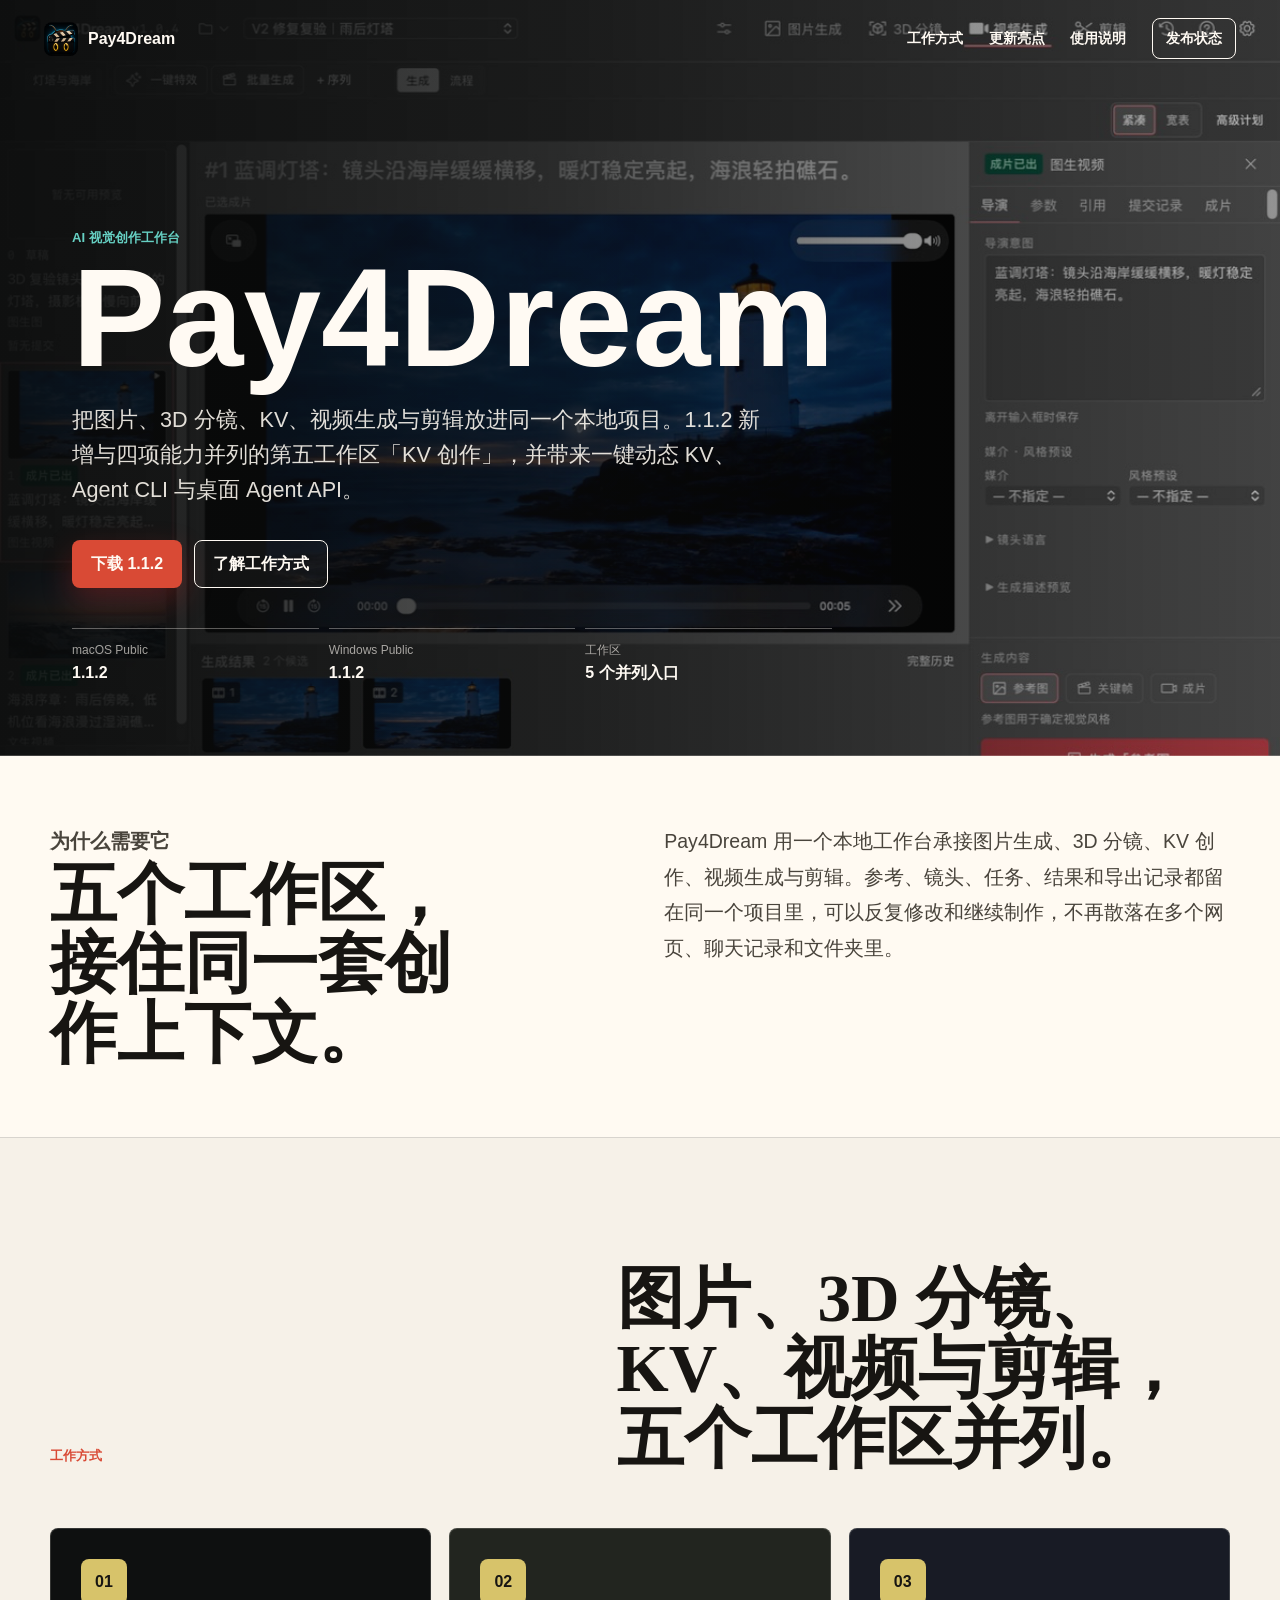
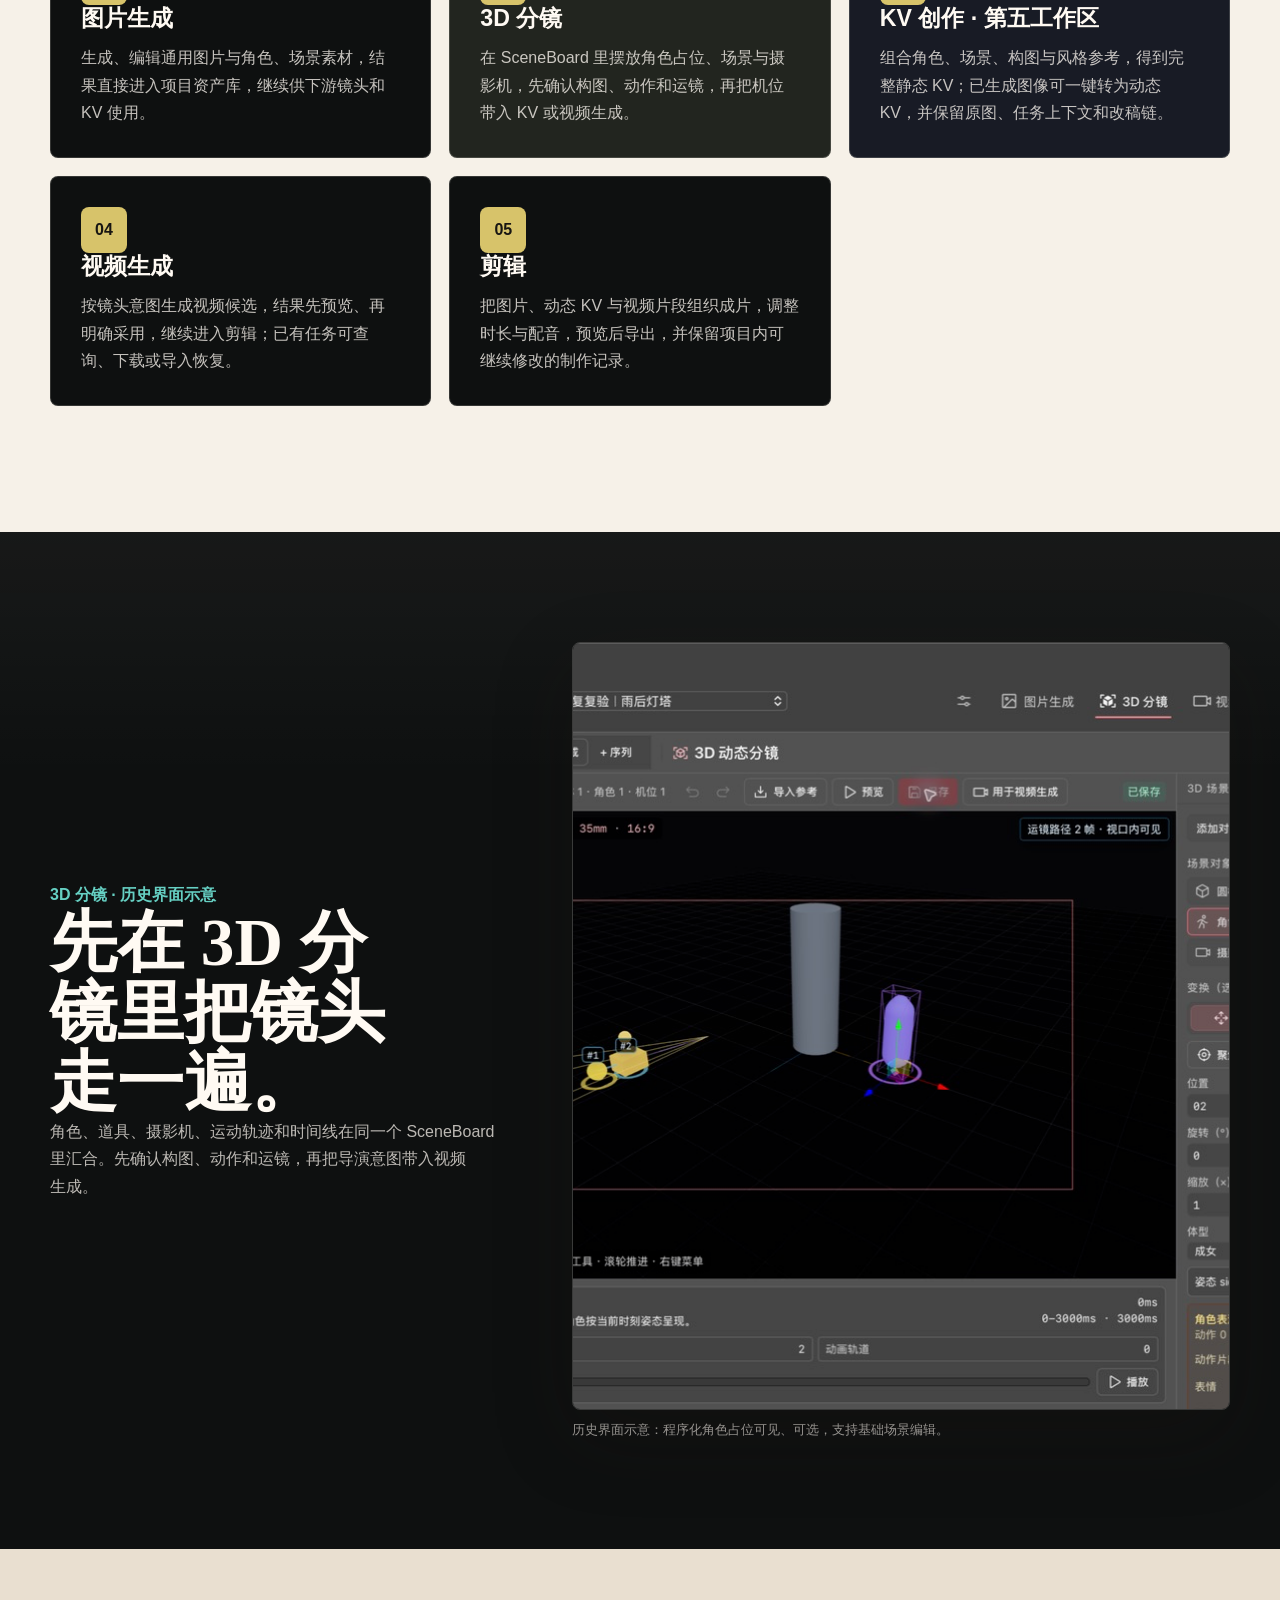
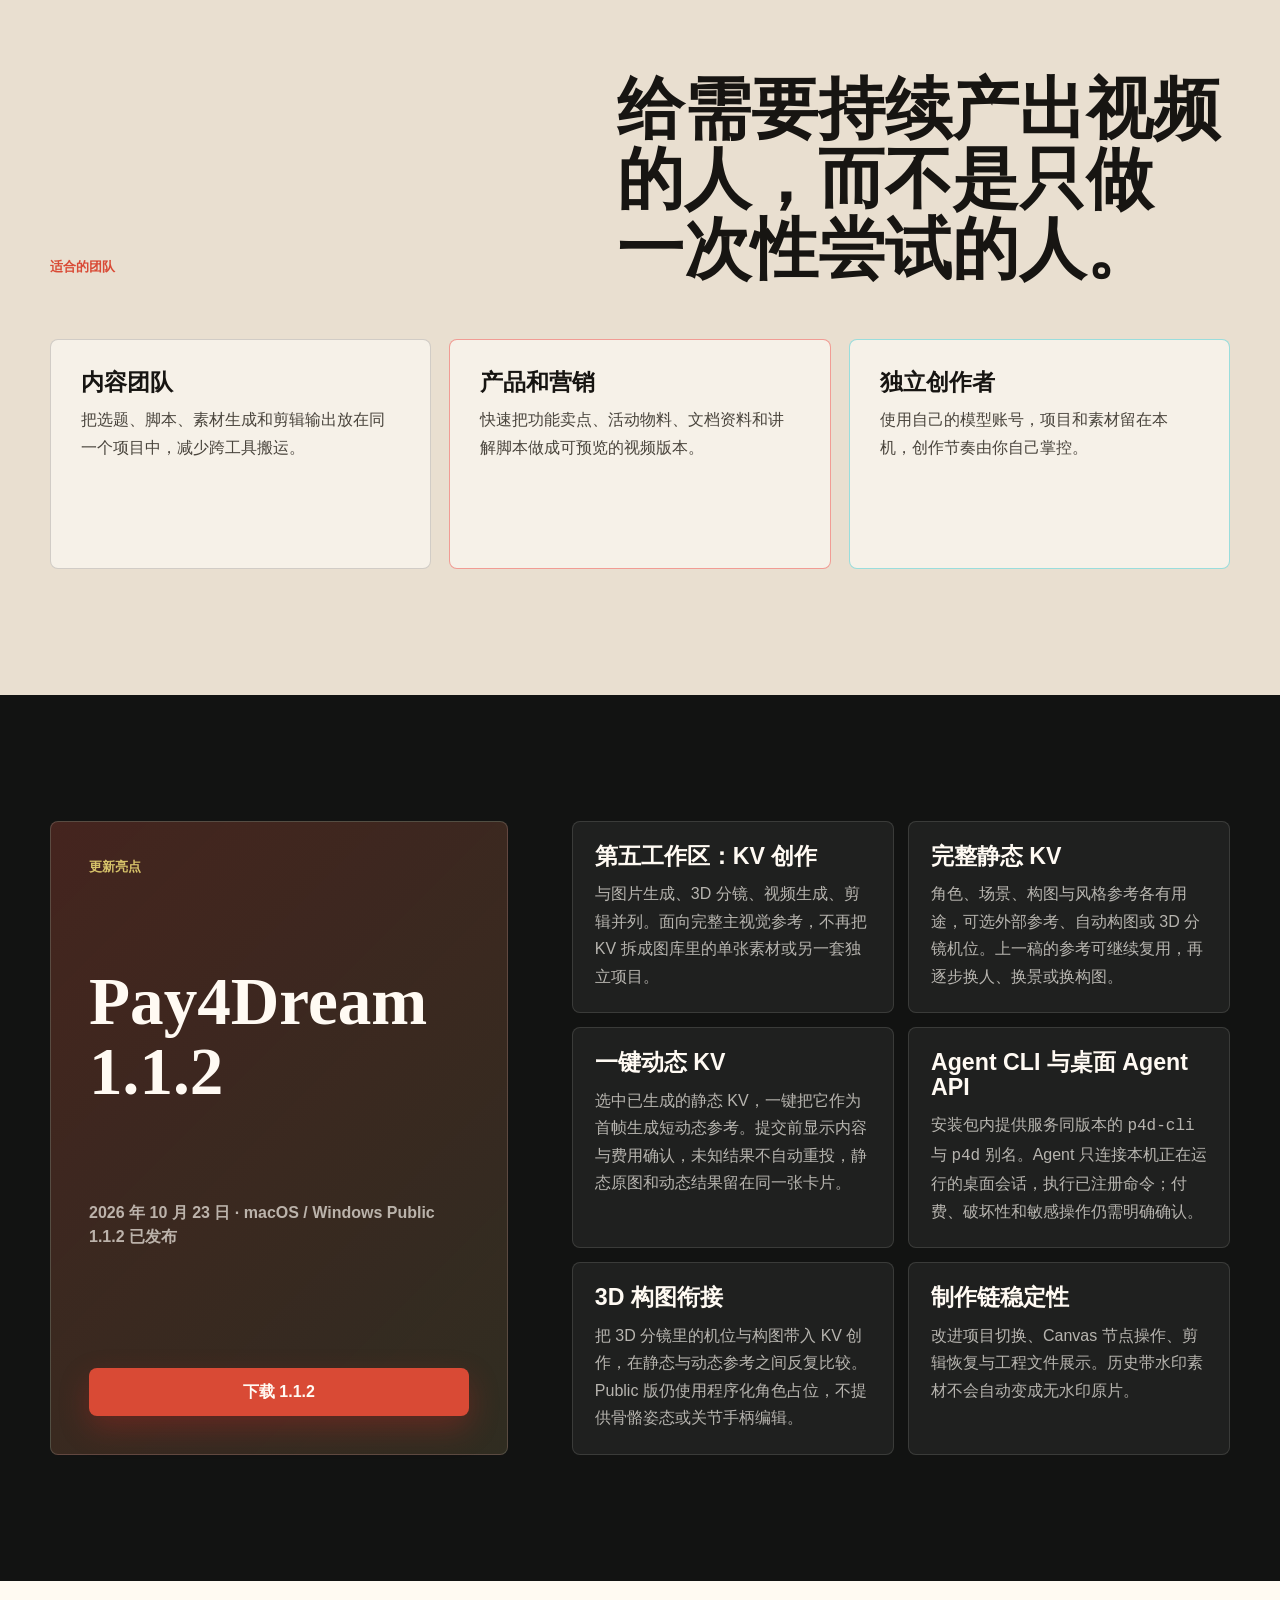
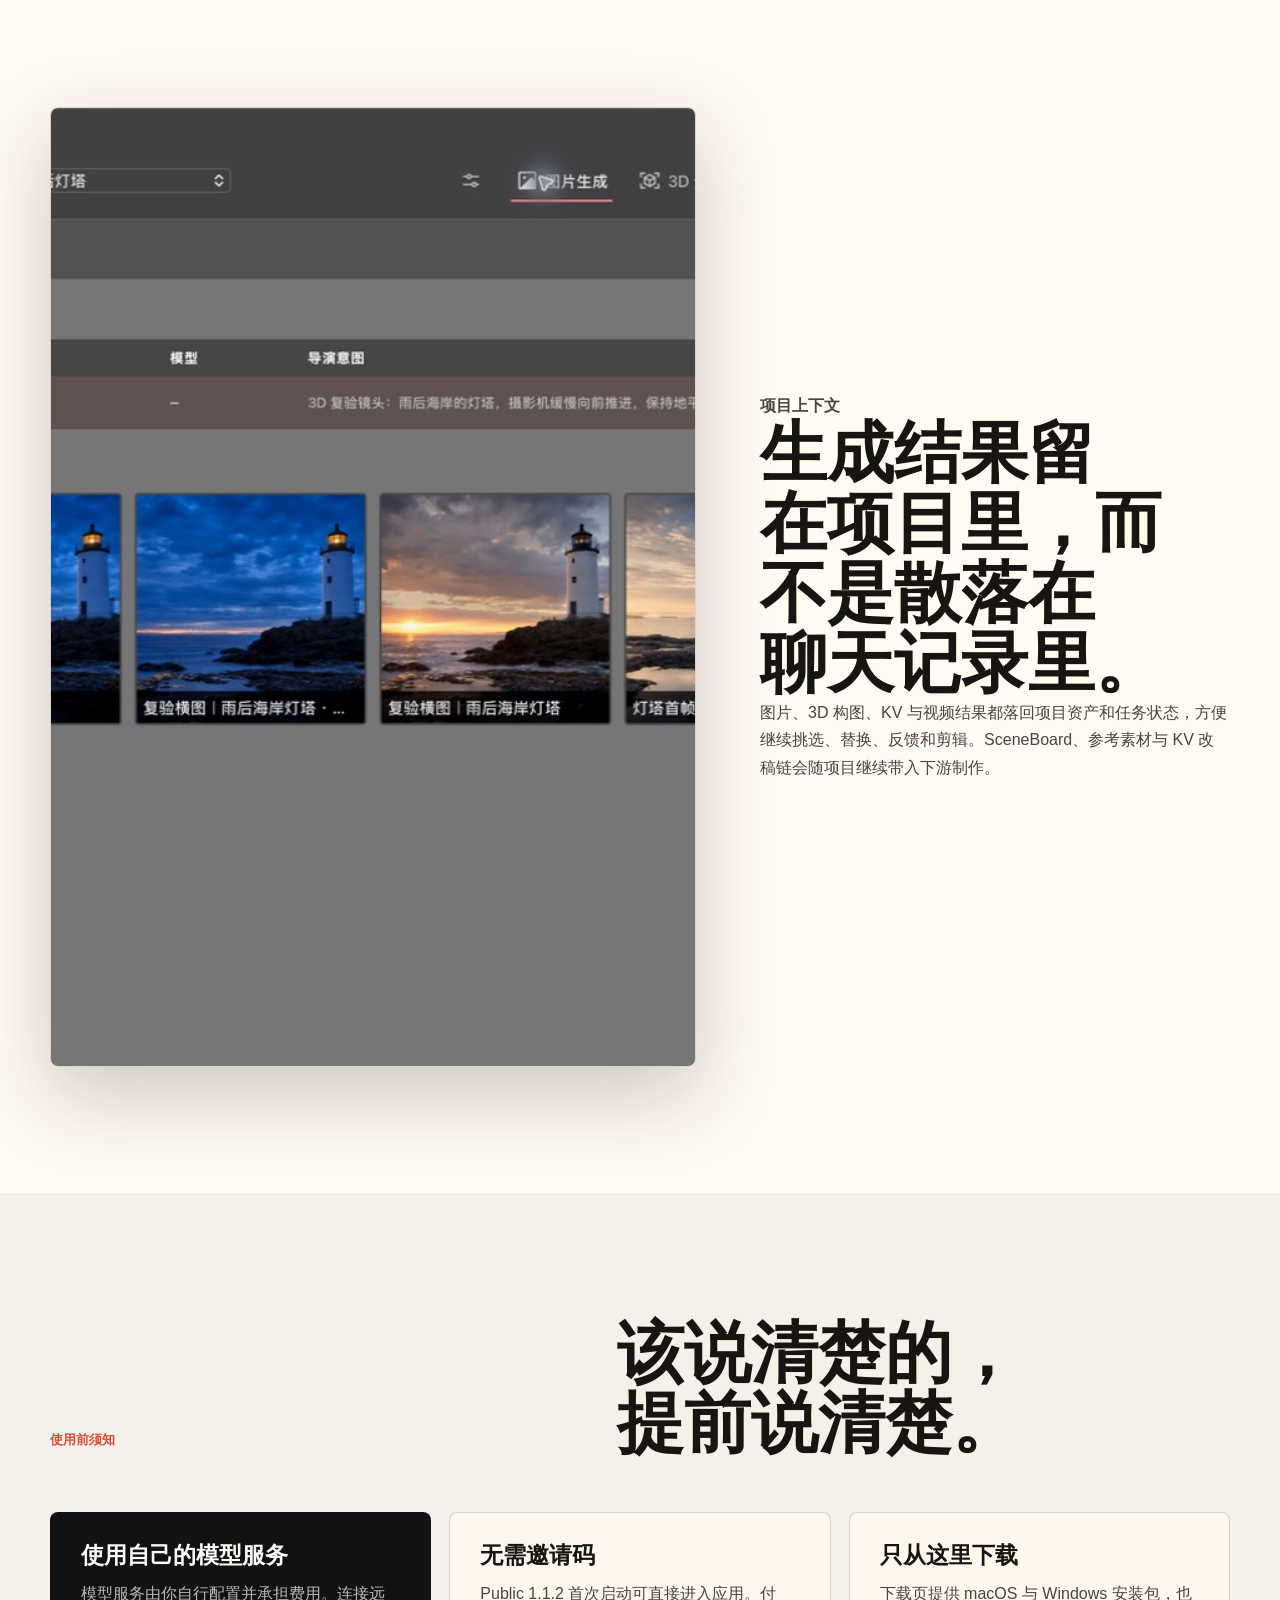
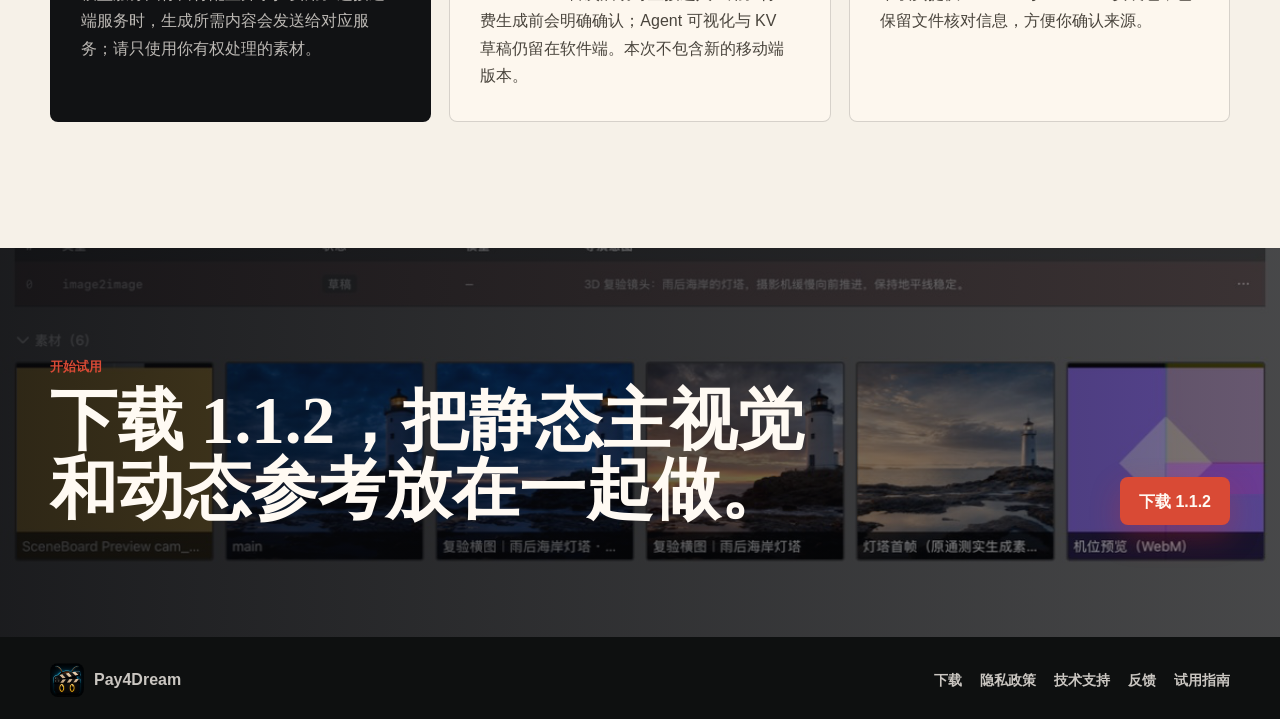
<file: index.html>
<!doctype html>
<html lang="zh-CN">
  <head>
    <meta charset="utf-8" />
    <meta name="viewport" content="width=device-width, initial-scale=1" />
    <title>Pay4Dream 1.1.2 - AI 创作工作台</title>
    <meta
      name="description"
      content="Pay4Dream 1.1.2 Public macOS / Windows 版已开放下载，覆盖图片、3D 分镜、KV 创作、视频生成与剪辑，支持一键动态 KV、Agent CLI 与桌面 Agent API。无需邀请码，使用自己的模型服务账号。"
    />
    <meta property="og:title" content="Pay4Dream 1.1.2 - AI 创作工作台" />
    <meta
      property="og:description"
      content="从图片、3D 分镜、KV 创作到视频生成与剪辑。1.1.2 Public macOS / Windows 已开放下载。"
    />
    <meta property="og:type" content="website" />
    <meta property="og:image" content="https://pay4dream.github.io/assets/product-workbench.png" />
    <meta property="og:image:alt" content="Pay4Dream 创作工作台" />
    <meta property="og:url" content="https://pay4dream.github.io/" />
    <link rel="canonical" href="https://pay4dream.github.io/" />
    <link rel="icon" type="image/png" href="./assets/pay4dream-icon.png" />
    <link rel="stylesheet" href="./assets/site.css" />
  </head>
  <body>
    <header class="site-header" data-site-header>
      <a class="brand-mark" href="./index.html" aria-label="Pay4Dream 首页">
        <img src="./assets/pay4dream-icon.png" alt="" />
        <span>Pay4Dream</span>
      </a>
      <button class="nav-toggle" type="button" aria-label="打开导航" aria-controls="site-nav" aria-expanded="false" data-nav-toggle>
        <span></span>
        <span></span>
      </button>
      <nav id="site-nav" class="site-nav" aria-label="主导航" data-nav>
        <a href="#workflow">工作方式</a>
        <a href="#release">更新亮点</a>
        <a href="#trust">使用说明</a>
        <a class="nav-download" href="./download.html">发布状态</a>
      </nav>
    </header>

    <main>
      <section class="hero" aria-labelledby="hero-title">
        <div class="hero-copy">
          <p class="eyebrow">AI 视觉创作工作台</p>
          <h1 id="hero-title">Pay4Dream</h1>
          <p class="hero-lede">
            把图片、3D 分镜、KV、视频生成与剪辑放进同一个本地项目。1.1.2 新增与四项能力并列的第五工作区「KV 创作」，并带来一键动态 KV、Agent CLI 与桌面 Agent API。
          </p>
          <div class="hero-actions" aria-label="主要操作">
            <a class="button button-primary" href="./download.html">下载 1.1.2</a>
            <a class="button button-ghost" href="#workflow">了解工作方式</a>
          </div>
          <dl class="hero-facts" aria-label="版本摘要">
            <div>
              <dt>macOS Public</dt>
              <dd>1.1.2</dd>
            </div>
            <div>
              <dt>Windows Public</dt>
              <dd>1.1.2</dd>
            </div>
            <div>
              <dt>工作区</dt>
              <dd>5 个并列入口</dd>
            </div>
          </dl>
        </div>
      </section>

      <section class="intro-band" aria-label="产品定位">
        <div class="section-inner intro-grid">
          <div>
            <p class="section-kicker">为什么需要它</p>
            <h2>五个工作区，接住同一套创作上下文。</h2>
          </div>
          <p>
            Pay4Dream 用一个本地工作台承接图片生成、3D 分镜、KV 创作、视频生成与剪辑。参考、镜头、任务、结果和导出记录都留在同一个项目里，可以反复修改和继续制作，不再散落在多个网页、聊天记录和文件夹里。
          </p>
        </div>
      </section>

      <section class="workflow-section" id="workflow" aria-labelledby="workflow-title">
        <div class="section-inner">
          <div class="section-heading reveal">
            <p class="section-kicker">工作方式</p>
            <h2 id="workflow-title">图片、3D 分镜、KV、视频与剪辑，五个工作区并列。</h2>
          </div>
          <div class="workflow-grid">
            <article class="workflow-card reveal">
              <span class="card-index">01</span>
              <h3>图片生成</h3>
              <p>生成、编辑通用图片与角色、场景素材，结果直接进入项目资产库，继续供下游镜头和 KV 使用。</p>
            </article>
            <article class="workflow-card reveal">
              <span class="card-index">02</span>
              <h3>3D 分镜</h3>
              <p>在 SceneBoard 里摆放角色占位、场景与摄影机，先确认构图、动作和运镜，再把机位带入 KV 或视频生成。</p>
            </article>
            <article class="workflow-card reveal">
              <span class="card-index">03</span>
              <h3>KV 创作 · 第五工作区</h3>
              <p>组合角色、场景、构图与风格参考，得到完整静态 KV；已生成图像可一键转为动态 KV，并保留原图、任务上下文和改稿链。</p>
            </article>
            <article class="workflow-card reveal">
              <span class="card-index">04</span>
              <h3>视频生成</h3>
              <p>按镜头意图生成视频候选，结果先预览、再明确采用，继续进入剪辑；已有任务可查询、下载或导入恢复。</p>
            </article>
            <article class="workflow-card reveal">
              <span class="card-index">05</span>
              <h3>剪辑</h3>
              <p>把图片、动态 KV 与视频片段组织成片，调整时长与配音，预览后导出，并保留项目内可继续修改的制作记录。</p>
            </article>
          </div>
        </div>
      </section>

      <section class="product-shot-section" aria-labelledby="shot-title">
        <div class="section-inner shot-grid">
          <div class="shot-copy reveal">
            <p class="section-kicker">3D 分镜 · 历史界面示意</p>
            <h2 id="shot-title">先在 3D 分镜里把镜头走一遍。</h2>
            <p>
              角色、道具、摄影机、运动轨迹和时间线在同一个 SceneBoard 里汇合。先确认构图、动作和运镜，再把导演意图带入视频生成。
            </p>
          </div>
          <figure class="product-frame reveal">
            <img
              src="./assets/sceneboard-preview.png"
              alt="Pay4Dream 历史 3D 分镜界面，包含角色占位、道具、摄影机和时间线"
              width="1195"
              height="768"
              loading="lazy"
            />
            <figcaption>历史界面示意：程序化角色占位可见、可选，支持基础场景编辑。</figcaption>
          </figure>
        </div>
      </section>

      <section class="fit-section" aria-labelledby="fit-title">
        <div class="section-inner">
          <div class="section-heading reveal">
            <p class="section-kicker">适合的团队</p>
            <h2 id="fit-title">给需要持续产出视频的人，而不是只做一次性尝试的人。</h2>
          </div>
          <div class="fit-grid">
            <article class="fit-card reveal">
              <h3>内容团队</h3>
              <p>把选题、脚本、素材生成和剪辑输出放在同一个项目中，减少跨工具搬运。</p>
            </article>
            <article class="fit-card reveal">
              <h3>产品和营销</h3>
              <p>快速把功能卖点、活动物料、文档资料和讲解脚本做成可预览的视频版本。</p>
            </article>
            <article class="fit-card reveal">
              <h3>独立创作者</h3>
              <p>使用自己的模型账号，项目和素材留在本机，创作节奏由你自己掌控。</p>
            </article>
          </div>
        </div>
      </section>

      <section class="release-section" id="release" aria-labelledby="release-title">
        <div class="section-inner release-layout">
          <div class="release-panel reveal">
            <p class="section-kicker">更新亮点</p>
            <h2 id="release-title">Pay4Dream 1.1.2</h2>
            <p class="release-date">2026 年 10 月 23 日 · macOS / Windows Public 1.1.2 已发布</p>
            <a class="button button-primary" href="./download.html">下载 1.1.2</a>
          </div>
          <div class="release-notes reveal">
            <article>
              <h3>第五工作区：KV 创作</h3>
              <p>与图片生成、3D 分镜、视频生成、剪辑并列。面向完整主视觉参考，不再把 KV 拆成图库里的单张素材或另一套独立项目。</p>
            </article>
            <article>
              <h3>完整静态 KV</h3>
              <p>角色、场景、构图与风格参考各有用途，可选外部参考、自动构图或 3D 分镜机位。上一稿的参考可继续复用，再逐步换人、换景或换构图。</p>
            </article>
            <article>
              <h3>一键动态 KV</h3>
              <p>选中已生成的静态 KV，一键把它作为首帧生成短动态参考。提交前显示内容与费用确认，未知结果不自动重投，静态原图和动态结果留在同一张卡片。</p>
            </article>
            <article>
              <h3>Agent CLI 与桌面 Agent API</h3>
              <p>安装包内提供服务同版本的 <code>p4d-cli</code> 与 <code>p4d</code> 别名。Agent 只连接本机正在运行的桌面会话，执行已注册命令；付费、破坏性和敏感操作仍需明确确认。</p>
            </article>
            <article>
              <h3>3D 构图衔接</h3>
              <p>把 3D 分镜里的机位与构图带入 KV 创作，在静态与动态参考之间反复比较。Public 版仍使用程序化角色占位，不提供骨骼姿态或关节手柄编辑。</p>
            </article>
            <article>
              <h3>制作链稳定性</h3>
              <p>改进项目切换、Canvas 节点操作、剪辑恢复与工程文件展示。历史带水印素材不会自动变成无水印原片。</p>
            </article>
          </div>
        </div>
      </section>

      <section class="detail-section" aria-label="产品细节">
        <div class="section-inner detail-grid">
          <figure class="detail-image reveal">
            <img
              src="./assets/product-generation-board.png"
              alt="Pay4Dream 项目素材、镜头参考与生成结果"
              width="1440"
              height="960"
              loading="lazy"
            />
          </figure>
          <div class="detail-copy reveal">
            <p class="section-kicker">项目上下文</p>
            <h2>生成结果留在项目里，而不是散落在聊天记录里。</h2>
            <p>
              图片、3D 构图、KV 与视频结果都落回项目资产和任务状态，方便继续挑选、替换、反馈和剪辑。SceneBoard、参考素材与 KV 改稿链会随项目继续带入下游制作。
            </p>
          </div>
        </div>
      </section>

      <section class="trust-section" id="trust" aria-labelledby="trust-title">
        <div class="section-inner">
          <div class="section-heading reveal">
            <p class="section-kicker">使用前须知</p>
            <h2 id="trust-title">该说清楚的，提前说清楚。</h2>
          </div>
          <div class="trust-grid">
            <article class="trust-card reveal">
              <h3>使用自己的模型服务</h3>
              <p>模型服务由你自行配置并承担费用。连接远端服务时，生成所需内容会发送给对应服务；请只使用你有权处理的素材。</p>
            </article>
            <article class="trust-card reveal">
              <h3>无需邀请码</h3>
              <p>Public 1.1.2 首次启动可直接进入应用。付费生成前会明确确认；Agent 可视化与 KV 草稿仍留在软件端。本次不包含新的移动端版本。</p>
            </article>
            <article class="trust-card reveal">
              <h3>只从这里下载</h3>
              <p>下载页提供 macOS 与 Windows 安装包，也保留文件核对信息，方便你确认来源。</p>
            </article>
          </div>
        </div>
      </section>

      <section class="final-cta" aria-labelledby="final-title">
        <div class="section-inner final-inner">
          <div class="reveal">
            <p class="section-kicker">开始试用</p>
            <h2 id="final-title">下载 1.1.2，把静态主视觉和动态参考放在一起做。</h2>
          </div>
          <a class="button button-primary reveal" href="./download.html">下载 1.1.2</a>
        </div>
      </section>
    </main>

    <footer class="site-footer">
      <div class="section-inner footer-inner">
        <a class="brand-mark" href="./index.html" aria-label="Pay4Dream 首页">
          <img src="./assets/pay4dream-icon.png" alt="" />
          <span>Pay4Dream</span>
        </a>
        <nav aria-label="页脚导航">
          <a href="./download.html">下载</a>
          <a href="./privacy.html">隐私政策</a>
          <a href="./support.html">技术支持</a>
          <a href="mailto:pay4dream.app@gmail.com">反馈</a>
          <a href="https://pay4dream.github.io/p4d-release/manual.html">试用指南</a>
        </nav>
      </div>
    </footer>

    <script src="./assets/site.js"></script>
  </body>
</html>
</file>
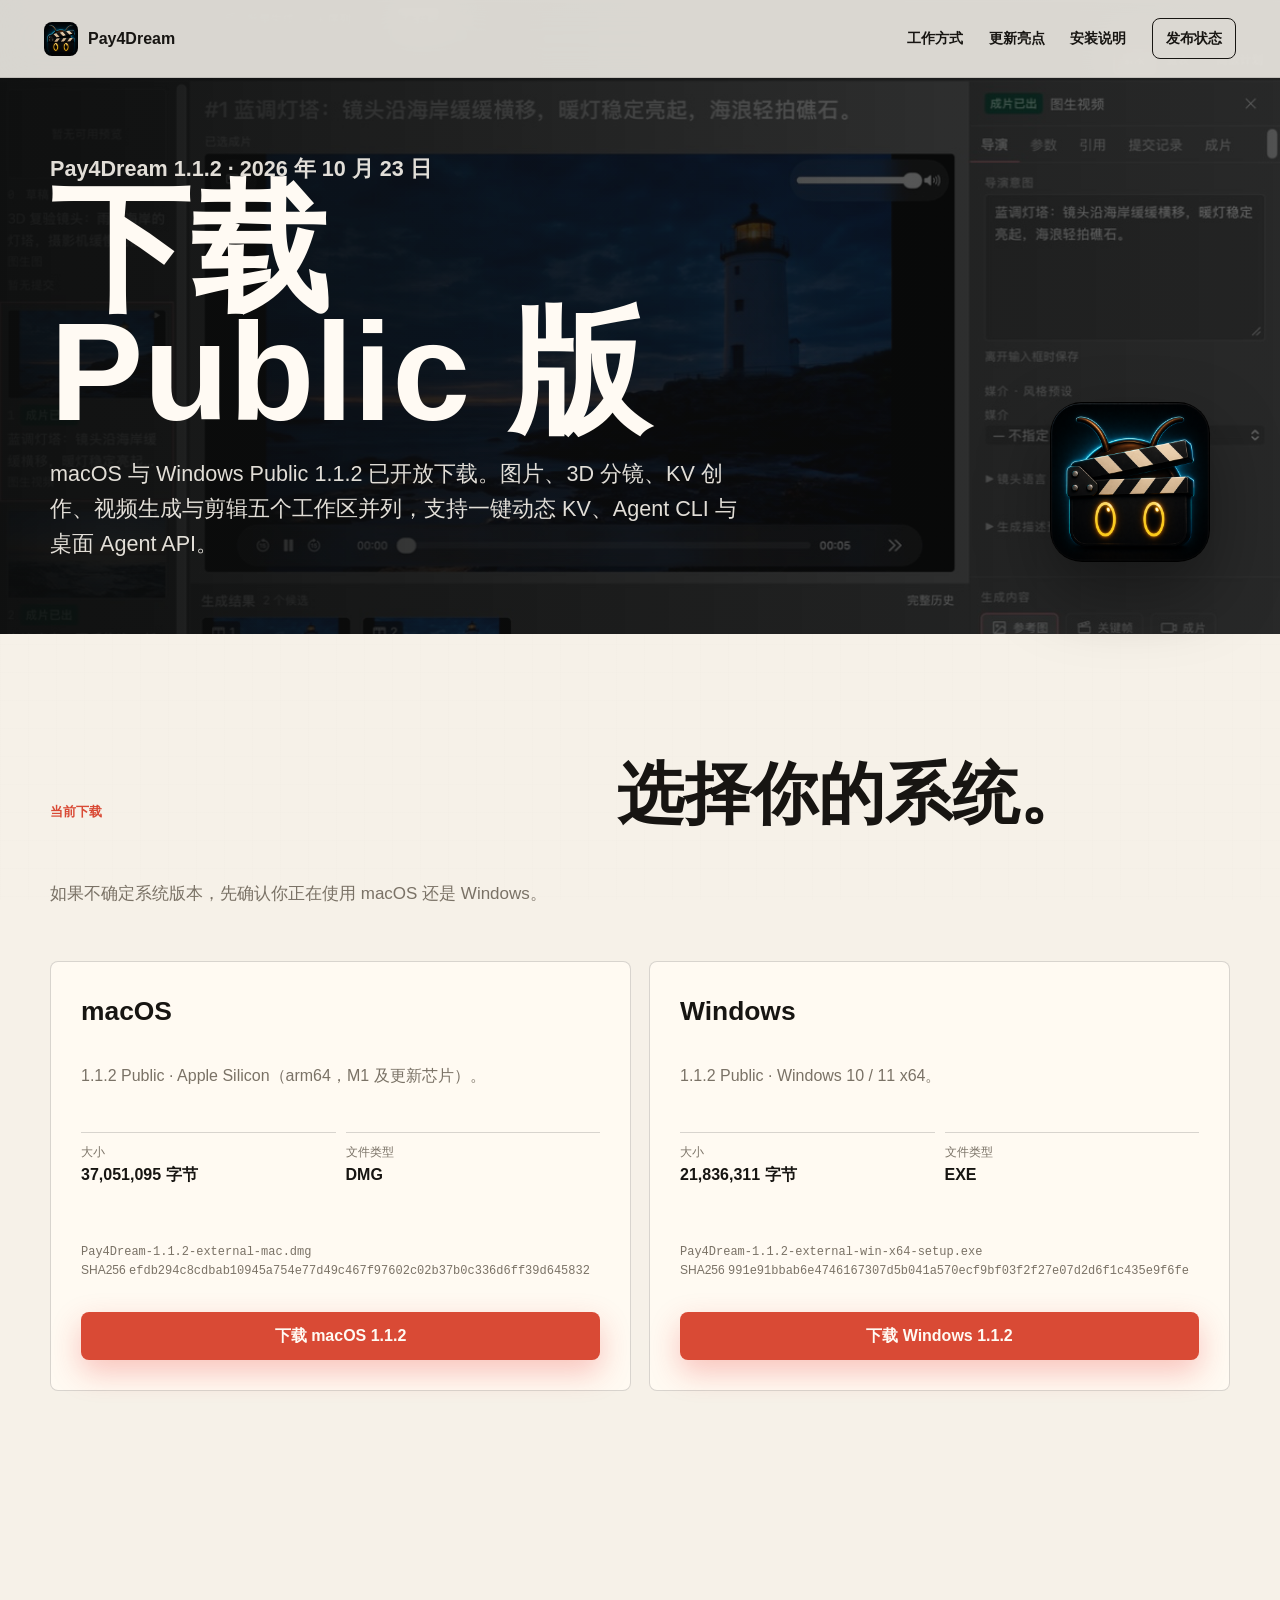
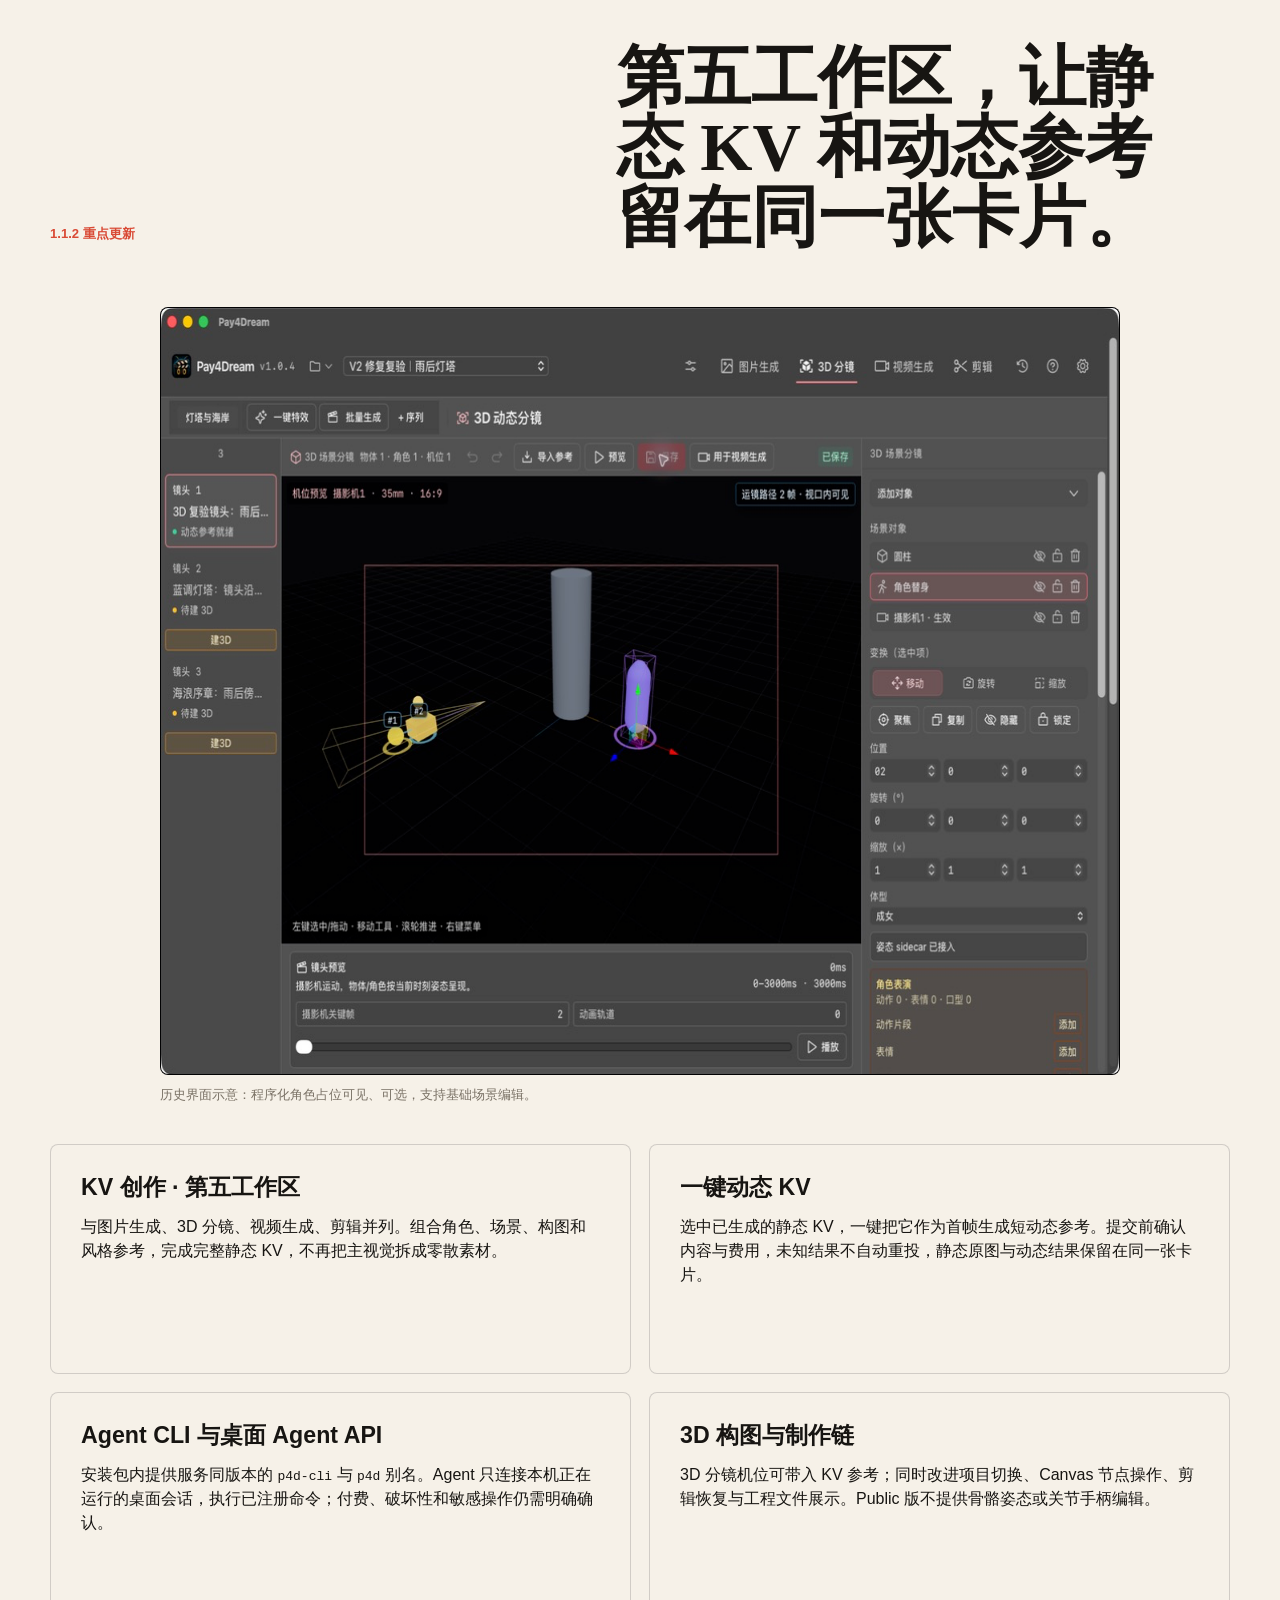
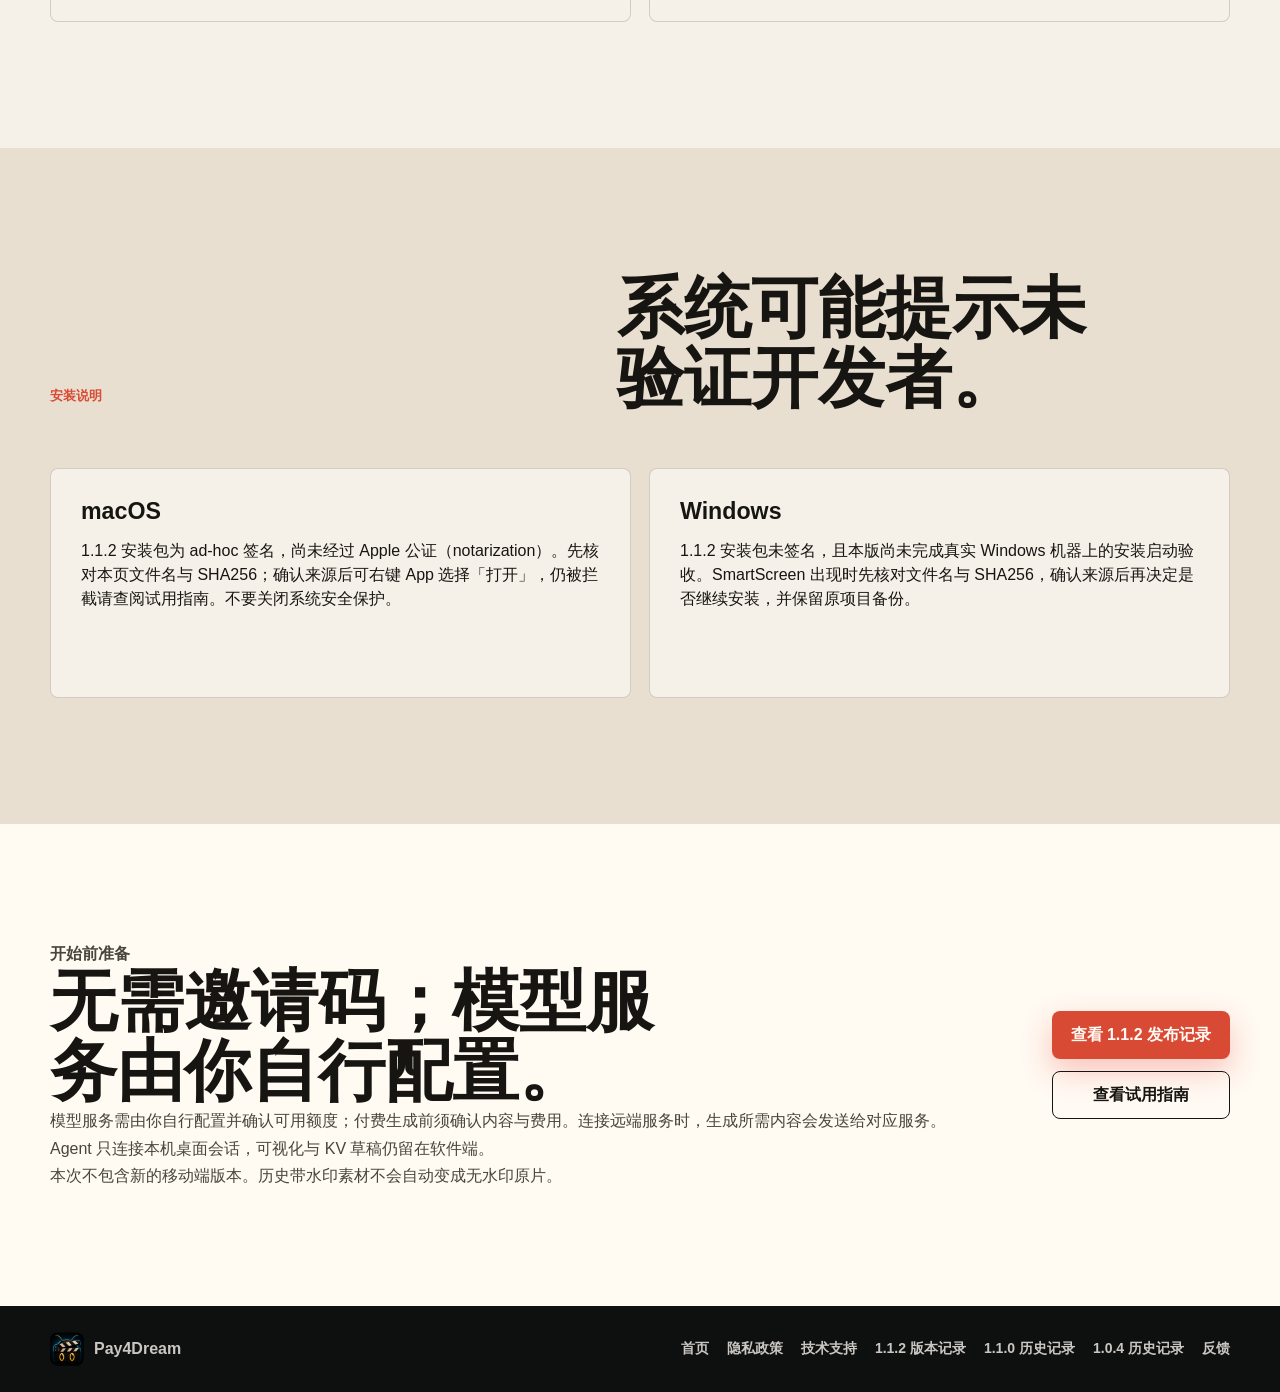
<file: download.html>
<!doctype html>
<html lang="zh-CN">
  <head>
    <meta charset="utf-8" />
    <meta name="viewport" content="width=device-width, initial-scale=1" />
    <title>下载 Pay4Dream 1.1.2 Public</title>
    <meta
      name="description"
      content="下载 Pay4Dream 1.1.2 Public macOS Apple Silicon / Windows x64 版，查看安装说明、文件大小与 SHA256。新增第五工作区 KV 创作、一键动态 KV 与 Agent CLI。"
    />
    <meta property="og:title" content="下载 Pay4Dream 1.1.2 Public" />
    <meta property="og:description" content="macOS / Windows Public 1.1.2 已发布。五个并列工作区，支持一键动态 KV、Agent CLI 与桌面 Agent API；提供下载校验与安装说明。" />
    <meta property="og:type" content="website" />
    <meta property="og:image" content="https://pay4dream.github.io/assets/product-workbench.png" />
    <meta property="og:image:alt" content="Pay4Dream 创作工作台" />
    <meta property="og:url" content="https://pay4dream.github.io/download.html" />
    <link rel="canonical" href="https://pay4dream.github.io/download.html" />
    <link rel="icon" type="image/png" href="./assets/pay4dream-icon.png" />
    <link rel="stylesheet" href="./assets/site.css" />
  </head>
  <body class="download-page">
    <header class="site-header" data-site-header>
      <a class="brand-mark" href="./index.html" aria-label="Pay4Dream 首页">
        <img src="./assets/pay4dream-icon.png" alt="" />
        <span>Pay4Dream</span>
      </a>
      <button class="nav-toggle" type="button" aria-label="打开导航" aria-controls="site-nav" aria-expanded="false" data-nav-toggle>
        <span></span>
        <span></span>
      </button>
      <nav id="site-nav" class="site-nav" aria-label="主导航" data-nav>
        <a href="./index.html#workflow">工作方式</a>
        <a href="./index.html#release">更新亮点</a>
        <a href="#install">安装说明</a>
        <a class="nav-download" href="#downloads">发布状态</a>
      </nav>
    </header>

    <main>
      <section class="download-hero" aria-labelledby="download-title">
        <div class="section-inner download-hero-inner">
          <div>
            <p class="eyebrow">Pay4Dream 1.1.2 · 2026 年 10 月 23 日</p>
            <h1 id="download-title">下载 Public 版</h1>
            <p>
              macOS 与 Windows Public 1.1.2 已开放下载。图片、3D 分镜、KV 创作、视频生成与剪辑五个工作区并列，支持一键动态 KV、Agent CLI 与桌面 Agent API。
            </p>
          </div>
          <img src="./assets/pay4dream-icon.png" alt="" class="download-icon" />
        </div>
      </section>

      <section class="download-section" id="downloads" aria-labelledby="download-options-title">
        <div class="section-inner">
          <div class="section-heading reveal">
            <p class="section-kicker">当前下载</p>
            <h2 id="download-options-title">选择你的系统。</h2>
            <p data-platform-message>以下链接只提供 Public 安装包。</p>
          </div>

          <div class="download-grid">
            <article class="download-card reveal" data-platform-card="mac">
              <div class="platform-line">
                <span class="platform-name">macOS</span>
                <span class="recommend-badge" aria-hidden="true">推荐</span>
              </div>
              <p class="file-name">1.1.2 Public · Apple Silicon（arm64，M1 及更新芯片）。</p>
              <dl class="download-meta">
                <div>
                  <dt>大小</dt>
                  <dd>37,051,095 字节</dd>
                </div>
                <div>
                  <dt>文件类型</dt>
                  <dd>DMG</dd>
                </div>
              </dl>
              <p class="file-hash"><code>Pay4Dream-1.1.2-external-mac.dmg</code><br />SHA256 <code>efdb294c8cdbab10945a754e77d49c467f97602c02b37b0c336d6ff39d645832</code></p>
              <a class="button button-primary button-block" href="https://github.com/pay4dream/p4d-release/releases/download/v1.1.2/Pay4Dream-1.1.2-external-mac.dmg">下载 macOS 1.1.2</a>
            </article>

            <article class="download-card reveal" data-platform-card="windows">
              <div class="platform-line">
                <span class="platform-name">Windows</span>
                <span class="recommend-badge" aria-hidden="true">推荐</span>
              </div>
              <p class="file-name">1.1.2 Public · Windows 10 / 11 x64。</p>
              <dl class="download-meta">
                <div>
                  <dt>大小</dt>
                  <dd>21,836,311 字节</dd>
                </div>
                <div>
                  <dt>文件类型</dt>
                  <dd>EXE</dd>
                </div>
              </dl>
              <p class="file-hash"><code>Pay4Dream-1.1.2-external-win-x64-setup.exe</code><br />SHA256 <code>991e91bbab6e4746167307d5b041a570ecf9bf03f2f27e07d2d6f1c435e9f6fe</code></p>
              <a class="button button-primary button-block" href="https://github.com/pay4dream/p4d-release/releases/download/v1.1.2/Pay4Dream-1.1.2-external-win-x64-setup.exe">下载 Windows 1.1.2</a>
            </article>
          </div>
        </div>
      </section>

      <section class="download-section" aria-labelledby="highlights-title">
        <div class="section-inner">
          <div class="section-heading reveal">
            <p class="section-kicker">1.1.2 重点更新</p>
            <h2 id="highlights-title">第五工作区，让静态 KV 和动态参考留在同一张卡片。</h2>
          </div>
          <figure class="release-video reveal">
            <img src="./assets/sceneboard-preview.png" alt="Pay4Dream 历史 3D 分镜界面，程序化角色占位可见和可选" width="1195" height="768" loading="lazy" />
            <figcaption>历史界面示意：程序化角色占位可见、可选，支持基础场景编辑。</figcaption>
          </figure>
          <div class="install-grid">
            <article class="install-card reveal">
              <h3>KV 创作 · 第五工作区</h3>
              <p>与图片生成、3D 分镜、视频生成、剪辑并列。组合角色、场景、构图和风格参考，完成完整静态 KV，不再把主视觉拆成零散素材。</p>
            </article>
            <article class="install-card reveal">
              <h3>一键动态 KV</h3>
              <p>选中已生成的静态 KV，一键把它作为首帧生成短动态参考。提交前确认内容与费用，未知结果不自动重投，静态原图与动态结果保留在同一张卡片。</p>
            </article>
            <article class="install-card reveal">
              <h3>Agent CLI 与桌面 Agent API</h3>
              <p>安装包内提供服务同版本的 <code>p4d-cli</code> 与 <code>p4d</code> 别名。Agent 只连接本机正在运行的桌面会话，执行已注册命令；付费、破坏性和敏感操作仍需明确确认。</p>
            </article>
            <article class="install-card reveal">
              <h3>3D 构图与制作链</h3>
              <p>3D 分镜机位可带入 KV 参考；同时改进项目切换、Canvas 节点操作、剪辑恢复与工程文件展示。Public 版不提供骨骼姿态或关节手柄编辑。</p>
            </article>
          </div>
        </div>
      </section>

      <section class="install-section" id="install" aria-labelledby="install-title">
        <div class="section-inner">
          <div class="section-heading reveal">
            <p class="section-kicker">安装说明</p>
            <h2 id="install-title">系统可能提示未验证开发者。</h2>
          </div>
          <div class="install-grid">
            <article class="install-card reveal">
              <h3>macOS</h3>
              <p>1.1.2 安装包为 ad-hoc 签名，尚未经过 Apple 公证（notarization）。先核对本页文件名与 SHA256；确认来源后可右键 App 选择「打开」，仍被拦截请查阅试用指南。不要关闭系统安全保护。</p>
            </article>
            <article class="install-card reveal">
              <h3>Windows</h3>
              <p>1.1.2 安装包未签名，且本版尚未完成真实 Windows 机器上的安装启动验收。SmartScreen 出现时先核对文件名与 SHA256，确认来源后再决定是否继续安装，并保留原项目备份。</p>
            </article>
          </div>
        </div>
      </section>

      <section class="trial-section" aria-labelledby="trial-title">
        <div class="section-inner trial-layout">
          <div class="reveal">
            <p class="section-kicker">开始前准备</p>
            <h2 id="trial-title">无需邀请码；模型服务由你自行配置。</h2>
            <p>
              模型服务需由你自行配置并确认可用额度；付费生成前须确认内容与费用。连接远端服务时，生成所需内容会发送给对应服务。Agent 只连接本机桌面会话，可视化与 KV 草稿仍留在软件端。
            </p>
            <p>本次不包含新的移动端版本。历史带水印素材不会自动变成无水印原片。</p>
          </div>
          <div class="trial-actions reveal">
            <a class="button button-primary" href="https://github.com/pay4dream/p4d-release/releases/tag/v1.1.2">查看 1.1.2 发布记录</a>
            <a class="button button-ghost" href="https://pay4dream.github.io/p4d-release/manual.html">查看试用指南</a>
          </div>
        </div>
      </section>
    </main>

    <footer class="site-footer">
      <div class="section-inner footer-inner">
        <a class="brand-mark" href="./index.html" aria-label="Pay4Dream 首页">
          <img src="./assets/pay4dream-icon.png" alt="" />
          <span>Pay4Dream</span>
        </a>
        <nav aria-label="页脚导航">
          <a href="./index.html">首页</a>
          <a href="./privacy.html">隐私政策</a>
          <a href="./support.html">技术支持</a>
          <a href="https://github.com/pay4dream/p4d-release/releases/tag/v1.1.2">1.1.2 版本记录</a>
          <a href="https://github.com/pay4dream/p4d-release/releases/tag/v1.1.0">1.1.0 历史记录</a>
          <a href="https://github.com/pay4dream/p4d-release/releases/tag/v1.0.4">1.0.4 历史记录</a>
          <a href="mailto:pay4dream.app@gmail.com">反馈</a>
        </nav>
      </div>
    </footer>

    <script src="./assets/site.js"></script>
  </body>
</html>
</file>
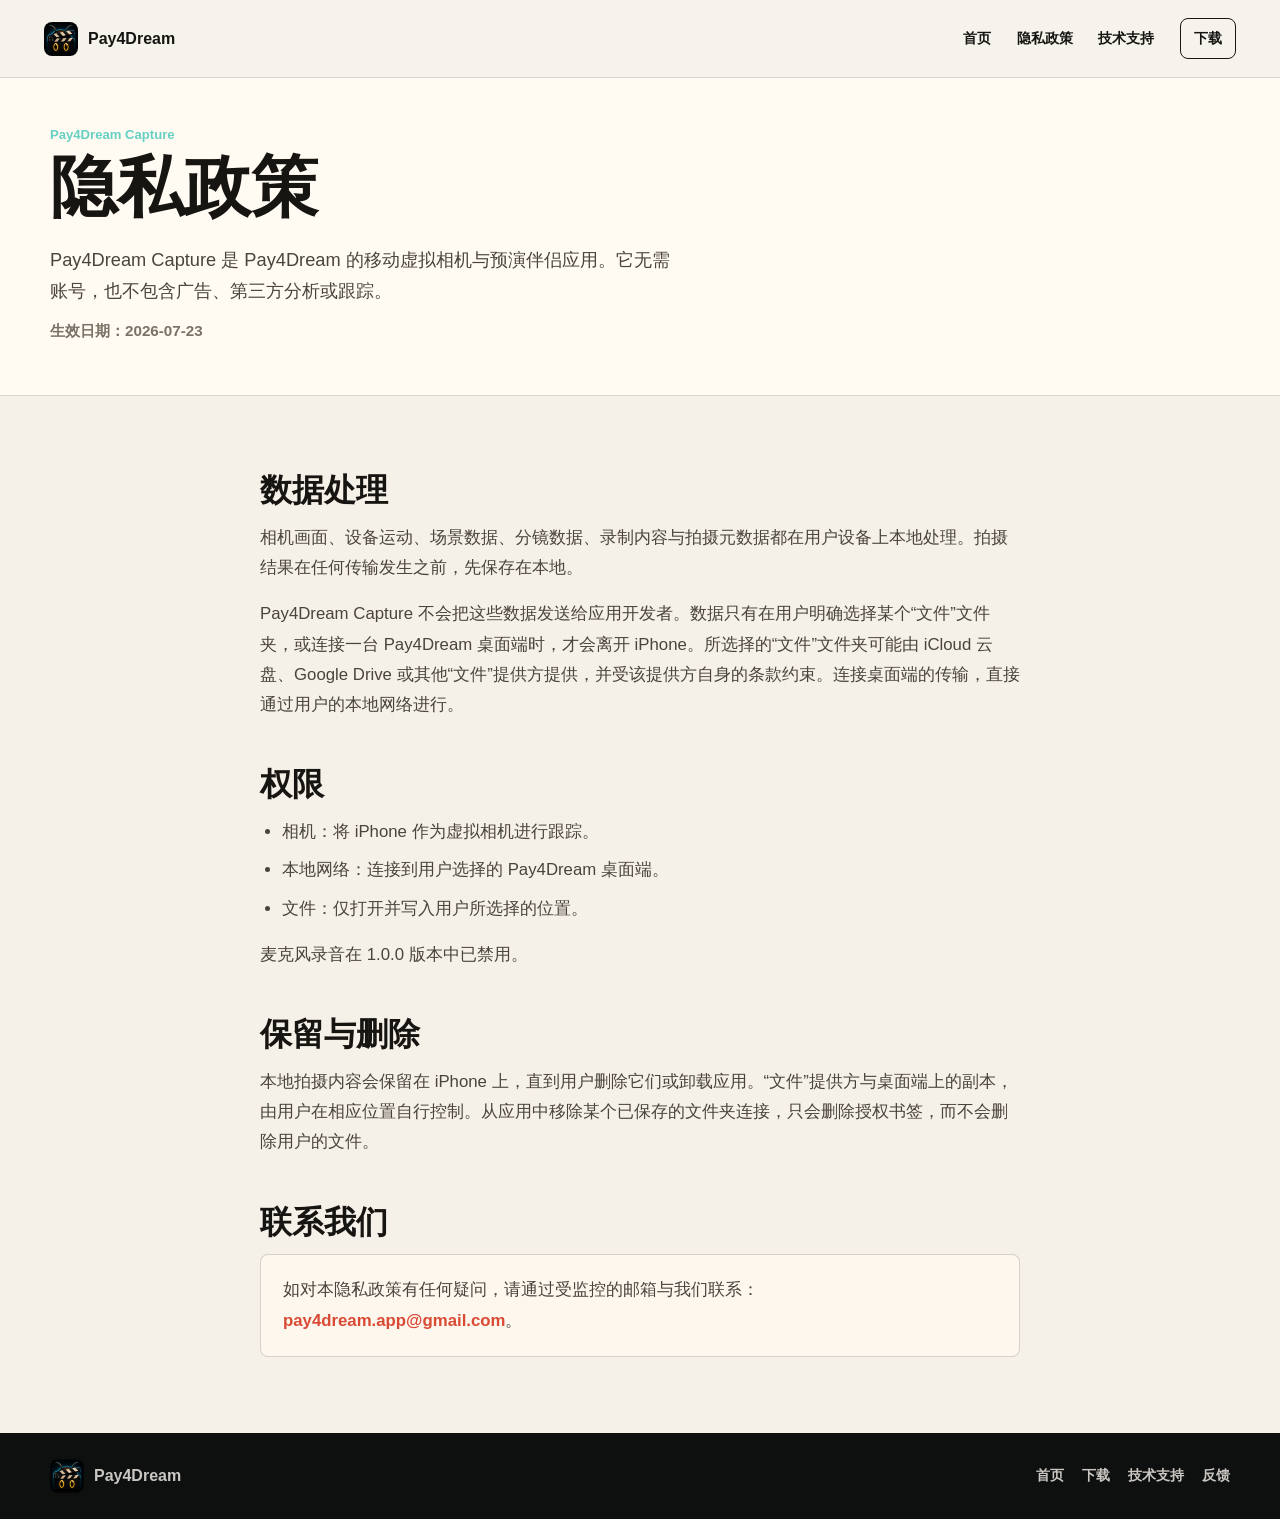
<file: privacy.html>
<!doctype html>
<html lang="zh-CN">
  <head>
    <meta charset="utf-8" />
    <meta name="viewport" content="width=device-width, initial-scale=1" />
    <title>Pay4Dream Capture 隐私政策</title>
    <meta
      name="description"
      content="Pay4Dream Capture 隐私政策：无需账号，无广告、第三方分析或跟踪；相机、设备运动、场景与拍摄元数据均在本地处理。"
    />
    <link rel="icon" type="image/png" href="./assets/pay4dream-icon.png" />
    <link rel="stylesheet" href="./assets/site.css" />
  </head>
  <body class="legal-page">
    <header class="site-header" data-site-header>
      <a class="brand-mark" href="./index.html" aria-label="Pay4Dream 首页">
        <img src="./assets/pay4dream-icon.png" alt="" />
        <span>Pay4Dream</span>
      </a>
      <button class="nav-toggle" type="button" aria-label="打开导航" aria-expanded="false" data-nav-toggle>
        <span></span>
        <span></span>
      </button>
      <nav class="site-nav" aria-label="主导航" data-nav>
        <a href="./index.html">首页</a>
        <a href="./privacy.html">隐私政策</a>
        <a href="./support.html">技术支持</a>
        <a class="nav-download" href="./download.html">下载</a>
      </nav>
    </header>

    <main>
      <section class="legal-hero" aria-labelledby="privacy-title">
        <div class="legal-hero-inner">
          <p class="eyebrow">Pay4Dream Capture</p>
          <h1 id="privacy-title">隐私政策</h1>
          <p class="lede">
            Pay4Dream Capture 是 Pay4Dream 的移动虚拟相机与预演伴侣应用。它无需账号，也不包含广告、第三方分析或跟踪。
          </p>
          <p class="legal-effective">生效日期：2026-07-23</p>
        </div>
      </section>

      <section class="legal-section">
        <article class="legal-prose">
          <h2>数据处理</h2>
          <p>
            相机画面、设备运动、场景数据、分镜数据、录制内容与拍摄元数据都在用户设备上本地处理。拍摄结果在任何传输发生之前，先保存在本地。
          </p>
          <p>
            Pay4Dream Capture 不会把这些数据发送给应用开发者。数据只有在用户明确选择某个“文件”文件夹，或连接一台 Pay4Dream 桌面端时，才会离开 iPhone。所选择的“文件”文件夹可能由 iCloud 云盘、Google Drive 或其他“文件”提供方提供，并受该提供方自身的条款约束。连接桌面端的传输，直接通过用户的本地网络进行。
          </p>

          <h2>权限</h2>
          <ul>
            <li>相机：将 iPhone 作为虚拟相机进行跟踪。</li>
            <li>本地网络：连接到用户选择的 Pay4Dream 桌面端。</li>
            <li>文件：仅打开并写入用户所选择的位置。</li>
          </ul>
          <p>麦克风录音在 1.0.0 版本中已禁用。</p>

          <h2>保留与删除</h2>
          <p>
            本地拍摄内容会保留在 iPhone 上，直到用户删除它们或卸载应用。“文件”提供方与桌面端上的副本，由用户在相应位置自行控制。从应用中移除某个已保存的文件夹连接，只会删除授权书签，而不会删除用户的文件。
          </p>

          <h2>联系我们</h2>
          <div class="legal-contact">
            <p>
              如对本隐私政策有任何疑问，请通过受监控的邮箱与我们联系：<a href="mailto:pay4dream.app@gmail.com">pay4dream.app@gmail.com</a>。
            </p>
          </div>
        </article>
      </section>
    </main>

    <footer class="site-footer">
      <div class="section-inner footer-inner">
        <a class="brand-mark" href="./index.html" aria-label="Pay4Dream 首页">
          <img src="./assets/pay4dream-icon.png" alt="" />
          <span>Pay4Dream</span>
        </a>
        <nav aria-label="页脚导航">
          <a href="./index.html">首页</a>
          <a href="./download.html">下载</a>
          <a href="./support.html">技术支持</a>
          <a href="mailto:pay4dream.app@gmail.com">反馈</a>
        </nav>
      </div>
    </footer>

    <script src="./assets/site.js"></script>
  </body>
</html>
</file>
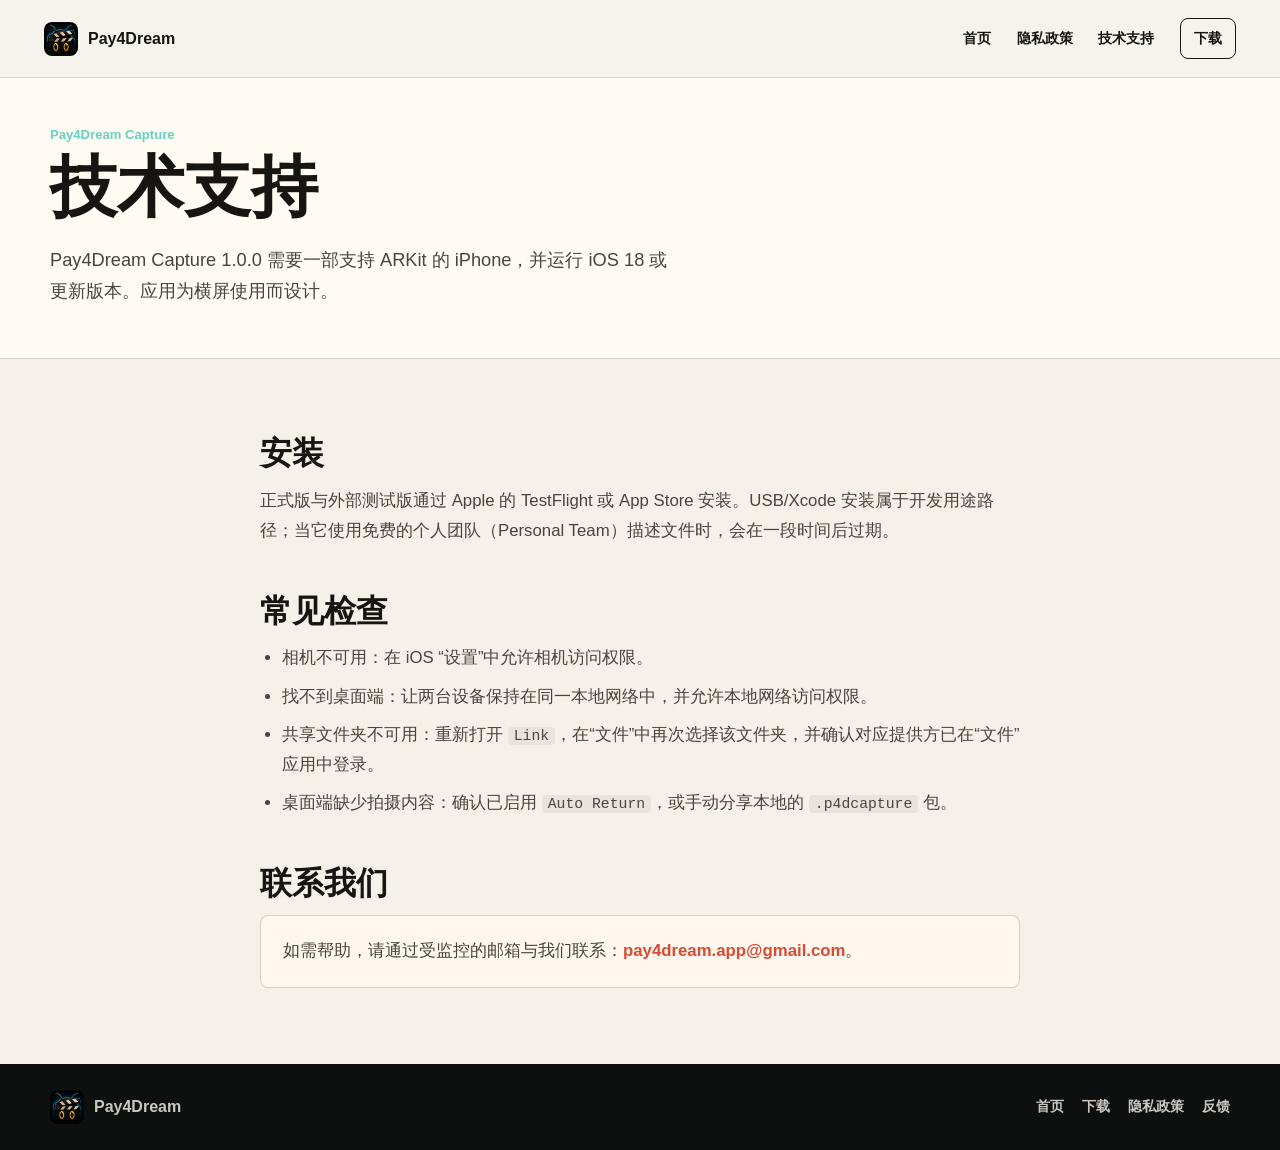
<file: support.html>
<!doctype html>
<html lang="zh-CN">
  <head>
    <meta charset="utf-8" />
    <meta name="viewport" content="width=device-width, initial-scale=1" />
    <title>Pay4Dream Capture 技术支持</title>
    <meta
      name="description"
      content="Pay4Dream Capture 技术支持：需要支持 ARKit 的 iPhone 与 iOS 18 或更新版本，横屏使用，附常见问题排查步骤与联系方式。"
    />
    <link rel="icon" type="image/png" href="./assets/pay4dream-icon.png" />
    <link rel="stylesheet" href="./assets/site.css" />
  </head>
  <body class="legal-page">
    <header class="site-header" data-site-header>
      <a class="brand-mark" href="./index.html" aria-label="Pay4Dream 首页">
        <img src="./assets/pay4dream-icon.png" alt="" />
        <span>Pay4Dream</span>
      </a>
      <button class="nav-toggle" type="button" aria-label="打开导航" aria-expanded="false" data-nav-toggle>
        <span></span>
        <span></span>
      </button>
      <nav class="site-nav" aria-label="主导航" data-nav>
        <a href="./index.html">首页</a>
        <a href="./privacy.html">隐私政策</a>
        <a href="./support.html">技术支持</a>
        <a class="nav-download" href="./download.html">下载</a>
      </nav>
    </header>

    <main>
      <section class="legal-hero" aria-labelledby="support-title">
        <div class="legal-hero-inner">
          <p class="eyebrow">Pay4Dream Capture</p>
          <h1 id="support-title">技术支持</h1>
          <p class="lede">
            Pay4Dream Capture 1.0.0 需要一部支持 ARKit 的 iPhone，并运行 iOS 18 或更新版本。应用为横屏使用而设计。
          </p>
        </div>
      </section>

      <section class="legal-section">
        <article class="legal-prose">
          <h2>安装</h2>
          <p>
            正式版与外部测试版通过 Apple 的 TestFlight 或 App Store 安装。USB/Xcode 安装属于开发用途路径；当它使用免费的个人团队（Personal Team）描述文件时，会在一段时间后过期。
          </p>

          <h2>常见检查</h2>
          <ul>
            <li>相机不可用：在 iOS “设置”中允许相机访问权限。</li>
            <li>找不到桌面端：让两台设备保持在同一本地网络中，并允许本地网络访问权限。</li>
            <li>共享文件夹不可用：重新打开 <code>Link</code>，在“文件”中再次选择该文件夹，并确认对应提供方已在“文件”应用中登录。</li>
            <li>桌面端缺少拍摄内容：确认已启用 <code>Auto Return</code>，或手动分享本地的 <code>.p4dcapture</code> 包。</li>
          </ul>

          <h2>联系我们</h2>
          <div class="legal-contact">
            <p>
              如需帮助，请通过受监控的邮箱与我们联系：<a href="mailto:pay4dream.app@gmail.com">pay4dream.app@gmail.com</a>。
            </p>
          </div>
        </article>
      </section>
    </main>

    <footer class="site-footer">
      <div class="section-inner footer-inner">
        <a class="brand-mark" href="./index.html" aria-label="Pay4Dream 首页">
          <img src="./assets/pay4dream-icon.png" alt="" />
          <span>Pay4Dream</span>
        </a>
        <nav aria-label="页脚导航">
          <a href="./index.html">首页</a>
          <a href="./download.html">下载</a>
          <a href="./privacy.html">隐私政策</a>
          <a href="mailto:pay4dream.app@gmail.com">反馈</a>
        </nav>
      </div>
    </footer>

    <script src="./assets/site.js"></script>
  </body>
</html>
</file>
<file: assets/site.css>
:root {
  --ink: #171512;
  --ink-soft: #49443c;
  --muted: #7a7266;
  --paper: #f6f1e8;
  --paper-2: #e9dfd0;
  --paper-3: #fffaf2;
  --line: rgba(17, 18, 20, 0.16);
  --line-strong: rgba(17, 18, 20, 0.32);
  --charcoal: #0e1010;
  --charcoal-2: #191b1a;
  --white: #fffaf3;
  --red: #d94a35;
  --red-dark: #a83225;
  --cyan: #66d0c3;
  --lime: #d7c36a;
  --blue: #445e78;
  --shadow: 0 28px 80px rgba(33, 25, 16, 0.22);
  --radius: 8px;
  --max: 1180px;
  --font-body: "PingFang SC", "Hiragino Sans GB", "Microsoft YaHei", "Noto Sans CJK SC", sans-serif;
  --font-display: "Songti SC", "STSong", "Noto Serif CJK SC", "Source Han Serif SC", serif;
  --font-brand: "Avenir Next", "Helvetica Neue", var(--font-body);
}

* {
  box-sizing: border-box;
}

html {
  scroll-behavior: smooth;
  overflow-x: clip;
}

body {
  margin: 0;
  width: 100%;
  overflow-x: clip;
  background: var(--paper);
  color: var(--ink);
  font-family: var(--font-body);
  line-height: 1.5;
  -webkit-font-smoothing: antialiased;
  text-rendering: optimizeLegibility;
  isolation: isolate;
}

body::before {
  position: fixed;
  inset: 0;
  pointer-events: none;
  content: "";
  opacity: 0.14;
  z-index: 0;
  background-image:
    linear-gradient(rgba(17, 18, 20, 0.045) 1px, transparent 1px),
    linear-gradient(90deg, rgba(17, 18, 20, 0.035) 1px, transparent 1px);
  background-size: 28px 28px;
  mix-blend-mode: multiply;
}

main,
.site-footer {
  position: relative;
  z-index: 1;
}

body.nav-open {
  overflow: hidden;
}

a {
  color: inherit;
  text-decoration: none;
}

a:hover {
  color: var(--red);
}

img {
  max-width: 100%;
  display: block;
}

button,
input,
textarea {
  font: inherit;
}

.site-header {
  position: fixed;
  top: 0;
  left: 0;
  right: 0;
  z-index: 50;
  display: flex;
  align-items: center;
  justify-content: space-between;
  gap: 24px;
  padding: 18px clamp(18px, 4vw, 44px);
  color: var(--white);
  transition: background 180ms ease, color 180ms ease, border-color 180ms ease, padding 180ms ease;
}

.site-header.is-scrolled,
.download-page .site-header,
.legal-page .site-header {
  background: rgba(245, 242, 235, 0.88);
  color: var(--ink);
  border-bottom: 1px solid rgba(17, 18, 20, 0.12);
  backdrop-filter: blur(18px);
}

.site-header.is-scrolled {
  padding-top: 12px;
  padding-bottom: 12px;
}

.brand-mark {
  display: inline-flex;
  align-items: center;
  gap: 10px;
  min-width: max-content;
  font-family: var(--font-brand);
  font-weight: 800;
  letter-spacing: 0;
}

.brand-mark img {
  width: 34px;
  height: 34px;
  border-radius: 8px;
}

.site-nav {
  display: flex;
  align-items: center;
  gap: clamp(14px, 2vw, 26px);
  font-size: 14px;
  font-weight: 700;
}

.nav-download {
  padding: 9px 13px;
  border: 1px solid currentColor;
  border-radius: 8px;
}

.nav-toggle {
  display: none;
  width: 42px;
  height: 42px;
  border: 1px solid currentColor;
  border-radius: 8px;
  color: inherit;
  background: transparent;
  align-items: center;
  justify-content: center;
  flex-direction: column;
  gap: 6px;
}

.nav-toggle span {
  width: 18px;
  height: 2px;
  background: currentColor;
  display: block;
}

.hero {
  min-height: min(760px, 84svh);
  display: grid;
  align-items: end;
  padding: 122px clamp(20px, 6vw, 72px) 70px;
  color: var(--white);
  background:
    linear-gradient(90deg, rgba(10, 11, 11, 0.92), rgba(10, 11, 11, 0.7) 44%, rgba(10, 11, 11, 0.22)),
    url("./product-workbench.png") center / cover no-repeat;
  border-bottom: 1px solid rgba(255, 250, 243, 0.2);
}

.hero-copy {
  width: min(760px, calc(100vw - 40px));
  max-width: 100%;
  min-width: 0;
}

.eyebrow,
.section-kicker {
  margin: 0 0 12px;
  font-size: 0.82rem;
  line-height: 1;
  font-weight: 700;
  letter-spacing: 0;
}

.eyebrow {
  color: var(--cyan);
}

.hero h1,
.download-hero h1 {
  margin: 0;
  max-width: 10ch;
  font-family: var(--font-brand);
  font-size: 8.75rem;
  line-height: 0.88;
  letter-spacing: 0;
  text-wrap: balance;
}

.hero-lede,
.download-hero p {
  max-width: 690px;
  margin: 24px 0 0;
  font-size: 1.35rem;
  line-height: 1.62;
  color: rgba(255, 250, 243, 0.88);
  text-wrap: pretty;
}

.hero-actions {
  margin-top: 32px;
  display: flex;
  flex-wrap: wrap;
  gap: 12px;
}

.button {
  min-height: 48px;
  display: inline-flex;
  align-items: center;
  justify-content: center;
  border-radius: 8px;
  padding: 13px 18px;
  font-weight: 760;
  line-height: 1.1;
  border: 1px solid transparent;
  transition: transform 160ms ease, box-shadow 160ms ease, border-color 160ms ease, background 160ms ease;
}

.button:hover {
  transform: translateY(-2px);
  color: inherit;
}

.button:focus-visible,
.site-nav a:focus-visible,
.copy-button:focus-visible,
.nav-toggle:focus-visible,
summary:focus-visible {
  outline: 2px solid var(--lime);
  outline-offset: 3px;
}

.button-primary {
  background: var(--red);
  color: var(--white);
  box-shadow: 0 12px 30px rgba(233, 40, 33, 0.26);
}

.button-primary:hover {
  background: var(--red-dark);
}

.button-ghost {
  color: inherit;
  border-color: currentColor;
  background: rgba(255, 255, 255, 0.04);
}

.button-block {
  width: 100%;
}

.button[aria-disabled="true"] {
  cursor: not-allowed;
  opacity: 0.55;
  pointer-events: none;
}

.hero-facts {
  display: grid;
  grid-template-columns: repeat(3, minmax(0, 1fr));
  gap: 10px;
  max-width: 780px;
  margin: 40px 0 0;
}

.hero-facts div {
  border-top: 1px solid rgba(255, 250, 243, 0.34);
  padding-top: 12px;
}

.hero-facts dt,
.download-meta dt {
  font-size: 12px;
  color: rgba(255, 250, 243, 0.62);
  margin: 0 0 2px;
}

.hero-facts dd,
.download-meta dd {
  margin: 0;
  font-weight: 800;
}

.section-inner {
  width: min(var(--max), calc(100% - 40px));
  margin: 0 auto;
}

.intro-band {
  padding: clamp(34px, 6vw, 68px) 0;
  background: var(--paper-3);
  border-bottom: 1px solid var(--line);
}

.intro-grid {
  display: grid;
  grid-template-columns: minmax(280px, 0.95fr) minmax(280px, 1fr);
  gap: clamp(28px, 6vw, 88px);
  align-items: start;
}

.intro-grid h2,
.section-heading h2,
.shot-copy h2,
.detail-copy h2,
.release-panel h2,
.final-inner h2,
.trial-layout h2,
.download-section h2,
.install-section h2 {
  margin: 0;
  font-family: var(--font-display);
  font-size: 4.2rem;
  font-weight: 700;
  line-height: 1.04;
  letter-spacing: 0;
  text-wrap: balance;
}

.intro-grid p {
  margin: 0;
  font-size: 1.22rem;
  line-height: 1.82;
  color: var(--ink-soft);
  text-wrap: pretty;
}

.section-kicker {
  color: var(--red);
}

.workflow-section,
.fit-section,
.trust-section,
.download-section,
.install-section {
  padding: clamp(70px, 10vw, 126px) 0;
}

.section-heading {
  display: grid;
  grid-template-columns: minmax(240px, 0.84fr) minmax(260px, 1fr);
  gap: clamp(24px, 4vw, 60px);
  align-items: end;
  margin-bottom: clamp(28px, 5vw, 54px);
}

.section-heading > p:last-child {
  margin: 0;
  color: var(--muted);
  font-size: 17px;
}

.workflow-grid,
.fit-grid,
.trust-grid,
.download-grid,
.install-grid {
  display: grid;
  gap: 18px;
}

.workflow-grid,
.fit-grid,
.trust-grid {
  grid-template-columns: repeat(3, minmax(0, 1fr));
}

.workflow-card,
.fit-card,
.trust-card,
.download-card,
.install-card {
  min-width: 0;
  min-height: 230px;
  border: 1px solid var(--line);
  border-radius: var(--radius);
  padding: clamp(20px, 3vw, 30px);
  background: rgba(255, 250, 240, 0.72);
  transition: transform 180ms ease, box-shadow 180ms ease, border-color 180ms ease;
}

.workflow-card:hover,
.fit-card:hover,
.trust-card:hover,
.download-card:hover,
.install-card:hover {
  transform: translateY(-4px);
  box-shadow: 0 18px 44px rgba(8, 10, 15, 0.12);
}

.workflow-card {
  display: flex;
  flex-direction: column;
  justify-content: space-between;
  background: var(--charcoal);
  color: var(--white);
  border-color: rgba(255, 250, 243, 0.16);
}

.workflow-card:nth-child(2) {
  background: #22251f;
}

.workflow-card:nth-child(3) {
  background: #181b25;
}

.card-index {
  width: 46px;
  height: 46px;
  display: inline-flex;
  align-items: center;
  justify-content: center;
  border-radius: 8px;
  background: var(--lime);
  color: var(--ink);
  font-weight: 800;
}

.workflow-card h3,
.fit-card h3,
.trust-card h3,
.release-notes h3,
.install-card h3 {
  margin: 0 0 12px;
  font-size: 1.45rem;
  line-height: 1.05;
  font-weight: 760;
}

.workflow-card p,
.fit-card p,
.trust-card p,
.release-notes p,
.shot-copy p,
.detail-copy p,
.install-card li,
.trial-layout p {
  margin: 0;
  color: var(--ink-soft);
  font-size: 1rem;
  line-height: 1.72;
  text-wrap: pretty;
}

.workflow-card p {
  color: rgba(255, 250, 243, 0.76);
}

.product-shot-section {
  padding: clamp(54px, 9vw, 110px) 0;
  color: var(--white);
  background:
    linear-gradient(180deg, rgba(255, 250, 243, 0.04), transparent 24%),
    var(--charcoal);
}

.shot-grid,
.detail-grid,
.release-layout,
.trial-layout {
  display: grid;
  grid-template-columns: minmax(280px, 0.8fr) minmax(320px, 1.15fr);
  gap: clamp(28px, 5vw, 74px);
  align-items: center;
}

.shot-copy p,
.product-shot-section .section-kicker {
  color: rgba(255, 250, 243, 0.72);
}

.product-shot-section .section-kicker {
  color: var(--cyan);
}

.product-frame,
.detail-image {
  margin: 0;
}

.product-frame img,
.product-frame video,
.detail-image img {
  width: 100%;
  aspect-ratio: 3 / 2;
  object-fit: cover;
  border-radius: 8px;
  border: 1px solid rgba(255, 250, 243, 0.18);
  box-shadow: var(--shadow);
}

.product-frame video {
  display: block;
  margin-top: 16px;
  background: #000;
}

.release-video {
  max-width: 960px;
  margin: 28px auto 40px;
}

.release-video video,
.release-video img {
  display: block;
  width: 100%;
  aspect-ratio: 16 / 9;
  background: #000;
  border: 1px solid var(--line);
  border-radius: 8px;
}

.release-video figcaption {
  margin-top: 10px;
  color: var(--muted);
  font-size: 13px;
}

.product-frame figcaption {
  margin-top: 10px;
  color: rgba(255, 250, 243, 0.56);
  font-size: 13px;
}

.fit-section {
  background: var(--paper-2);
}

.fit-card {
  background: var(--paper);
}

.fit-card:nth-child(2) {
  border-color: rgba(233, 40, 33, 0.42);
}

.fit-card:nth-child(3) {
  border-color: rgba(54, 199, 208, 0.48);
}

.release-section {
  padding: clamp(70px, 10vw, 126px) 0;
  color: var(--white);
  background: #121312;
}

.release-panel {
  align-self: stretch;
  display: flex;
  flex-direction: column;
  justify-content: space-between;
  min-height: 430px;
  padding: clamp(24px, 4vw, 38px);
  border: 1px solid rgba(255, 250, 243, 0.16);
  border-radius: 8px;
  background:
    linear-gradient(135deg, rgba(217, 74, 53, 0.22), rgba(215, 195, 106, 0.11)),
    #1b1a18;
}

.release-panel .section-kicker {
  color: var(--lime);
}

.release-date {
  margin: 12px 0 36px;
  color: rgba(255, 250, 243, 0.66);
  font-weight: 800;
}

.release-notes {
  display: grid;
  grid-template-columns: repeat(2, minmax(0, 1fr));
  gap: 14px;
}

.release-notes article {
  min-height: 178px;
  padding: 22px;
  border-radius: 8px;
  background: rgba(255, 250, 243, 0.06);
  border: 1px solid rgba(255, 250, 243, 0.12);
}

.release-notes p {
  color: rgba(255, 250, 243, 0.68);
}

.detail-section {
  padding: clamp(70px, 10vw, 126px) 0;
  background: var(--paper-3);
}

.detail-grid {
  grid-template-columns: minmax(320px, 1.1fr) minmax(280px, 0.8fr);
}

.detail-image img {
  border-color: var(--line);
}

.trust-section {
  background: var(--paper);
}

.trust-card {
  min-height: 210px;
}

.trust-card:nth-child(1) {
  background: #111214;
  color: var(--white);
}

.trust-card:nth-child(1) p {
  color: rgba(255, 250, 243, 0.72);
}

.final-cta {
  padding: clamp(64px, 9vw, 112px) 0;
  color: var(--white);
  background:
    linear-gradient(90deg, rgba(7, 8, 11, 0.82), rgba(7, 8, 11, 0.42)),
    url("./product-generation-board.png") center / cover no-repeat;
}

.final-inner {
  display: flex;
  gap: 28px;
  justify-content: space-between;
  align-items: end;
}

.final-inner h2 {
  max-width: 760px;
}

.site-footer {
  padding: 26px 0;
  background: var(--charcoal);
  color: rgba(255, 250, 243, 0.78);
}

.footer-inner {
  display: flex;
  align-items: center;
  justify-content: space-between;
  gap: 24px;
}

.footer-inner nav {
  display: flex;
  flex-wrap: wrap;
  gap: 18px;
  font-size: 14px;
  font-weight: 800;
}

.download-hero {
  min-height: min(520px, 72svh);
  padding: 128px 0 72px;
  color: var(--white);
  background:
    linear-gradient(90deg, rgba(12, 13, 13, 0.94), rgba(12, 13, 13, 0.6)),
    url("./product-workbench.png") center / cover no-repeat;
}

.download-hero-inner {
  display: grid;
  grid-template-columns: minmax(280px, 1fr) 180px;
  gap: 36px;
  align-items: end;
}

.download-icon {
  width: 160px;
  height: 160px;
  border-radius: 32px;
  box-shadow: 0 30px 70px rgba(0, 0, 0, 0.36);
}

.download-grid {
  grid-template-columns: repeat(2, minmax(0, 1fr));
}

.download-card {
  position: relative;
  min-height: 430px;
  display: flex;
  flex-direction: column;
  justify-content: space-between;
  background: var(--paper-3);
}

.download-card.is-recommended {
  border-color: var(--red);
  box-shadow: 0 18px 46px rgba(233, 40, 33, 0.14);
}

.platform-line {
  display: flex;
  justify-content: space-between;
  gap: 16px;
  align-items: center;
}

.platform-name {
  font-size: 1.65rem;
  font-weight: 800;
}

.recommend-badge {
  display: none;
  padding: 4px 9px;
  color: var(--white);
  background: var(--red);
  border-radius: 8px;
  font-size: 0.75rem;
  font-weight: 760;
}

.download-card.is-recommended .recommend-badge {
  display: inline-flex;
}

.file-name {
  margin: 14px 0 24px;
  color: var(--muted);
  overflow-wrap: anywhere;
}

.file-hash {
  color: var(--muted);
  font-size: 0.75rem;
  line-height: 1.55;
  overflow-wrap: anywhere;
}

.download-meta {
  display: grid;
  grid-template-columns: repeat(2, minmax(0, 1fr));
  gap: 10px;
  margin: 0 0 24px;
}

.download-meta div {
  border-top: 1px solid var(--line);
  padding-top: 10px;
}

.download-meta dt {
  color: var(--muted);
}

.checksum {
  margin-top: 18px;
  padding: 14px;
  border-radius: 8px;
  background: rgba(17, 18, 20, 0.06);
  border: 1px solid var(--line);
}

.checksum summary,
.support-detail summary {
  color: var(--ink);
  cursor: pointer;
  font-size: 0.92rem;
  font-weight: 760;
  list-style-position: outside;
}

.checksum code {
  display: block;
  margin-top: 12px;
  min-height: 42px;
  color: var(--ink);
  font-family: "SFMono-Regular", Consolas, "Liberation Mono", monospace;
  font-size: 0.75rem;
  line-height: 1.35;
  overflow-wrap: anywhere;
}

.copy-button {
  margin-top: 10px;
  border: 1px solid var(--line-strong);
  border-radius: 8px;
  background: transparent;
  color: var(--ink);
  padding: 7px 10px;
  font-weight: 760;
  cursor: pointer;
}

.trial-layout a:not(.button) {
  color: var(--red);
  font-weight: 760;
}

.install-section {
  background: var(--paper-2);
}

.install-grid {
  grid-template-columns: repeat(2, minmax(0, 1fr));
}

.install-card {
  background: var(--paper);
}

.install-card ol {
  margin: 0;
  padding-left: 20px;
}

.install-card pre {
  margin: 12px 0 0;
  overflow-x: auto;
  padding: 14px;
  color: var(--white);
  background: var(--charcoal);
  border-radius: 8px;
}

.support-detail {
  margin-top: 18px;
  padding-top: 16px;
  border-top: 1px solid var(--line);
}

.support-detail p {
  margin: 12px 0 0;
  color: var(--ink-soft);
}

.install-card code {
  font-family: "SFMono-Regular", Consolas, "Liberation Mono", monospace;
  font-size: 13px;
  white-space: pre-wrap;
  overflow-wrap: anywhere;
}

.trial-section {
  padding: clamp(70px, 10vw, 116px) 0;
  background: var(--paper-3);
}

.trial-layout {
  grid-template-columns: minmax(280px, 1fr) max-content;
}

.trial-actions {
  display: flex;
  flex-direction: column;
  gap: 12px;
  min-width: min(280px, 100%);
}

.reveal {
  opacity: 1;
  transform: none;
}

body.js-enabled .reveal {
  opacity: 1;
  transform: none;
  transition: transform 180ms ease, box-shadow 180ms ease, border-color 180ms ease;
}

body.js-enabled .reveal.is-visible {
  opacity: 1;
  transform: translateY(0);
}

@media (prefers-reduced-motion: reduce) {
  html {
    scroll-behavior: auto;
  }

  *,
  *::before,
  *::after {
    animation-duration: 0.001ms !important;
    animation-iteration-count: 1 !important;
    scroll-behavior: auto !important;
    transition-duration: 0.001ms !important;
  }

  body.js-enabled .reveal {
    opacity: 1;
    transform: none;
  }
}

.legal-hero {
  padding: 128px 0 52px;
  background: var(--paper-3);
  border-bottom: 1px solid var(--line);
}

.legal-hero-inner {
  width: min(var(--max), calc(100% - 40px));
  margin: 0 auto;
}

.legal-hero h1 {
  margin: 0;
  max-width: 20ch;
  font-family: var(--font-display);
  font-size: clamp(2.6rem, 6vw, 4.2rem);
  line-height: 1.05;
  font-weight: 700;
  letter-spacing: 0;
  text-wrap: balance;
}

.legal-hero .lede {
  max-width: 62ch;
  margin: 20px 0 0;
  color: var(--ink-soft);
  font-size: 1.14rem;
  line-height: 1.72;
  text-wrap: pretty;
}

.legal-effective {
  margin: 14px 0 0;
  color: var(--muted);
  font-size: 0.95rem;
  font-weight: 800;
}

.legal-section {
  padding: clamp(44px, 7vw, 76px) 0;
}

.legal-prose {
  width: min(760px, calc(100% - 40px));
  margin: 0 auto;
}

.legal-prose h2 {
  margin: 46px 0 14px;
  font-family: var(--font-display);
  font-size: clamp(1.7rem, 3.4vw, 2rem);
  line-height: 1.15;
  font-weight: 700;
  letter-spacing: 0;
}

.legal-prose h2:first-child {
  margin-top: 0;
}

.legal-prose h3 {
  margin: 26px 0 8px;
  font-size: 1.18rem;
  line-height: 1.3;
  font-weight: 760;
}

.legal-prose p {
  margin: 0 0 16px;
  color: var(--ink-soft);
  font-size: 1.05rem;
  line-height: 1.8;
  text-wrap: pretty;
}

.legal-prose ul {
  margin: 0 0 16px;
  padding-left: 22px;
  color: var(--ink-soft);
  font-size: 1.05rem;
  line-height: 1.8;
}

.legal-prose li {
  margin-bottom: 8px;
  text-wrap: pretty;
}

.legal-prose a {
  color: var(--red);
  font-weight: 760;
}

.legal-prose code {
  font-family: "SFMono-Regular", Consolas, "Liberation Mono", monospace;
  font-size: 0.88em;
  background: rgba(17, 18, 20, 0.06);
  padding: 1px 6px;
  border-radius: 4px;
  overflow-wrap: anywhere;
}

.legal-contact {
  margin: 8px 0 0;
  padding: 20px 22px;
  border: 1px solid var(--line);
  border-radius: var(--radius);
  background: rgba(255, 250, 240, 0.72);
}

.legal-contact p {
  margin: 0;
}

@media (max-width: 920px) {
  .site-header {
    padding: 14px 18px;
  }

  .nav-toggle {
    display: inline-flex;
  }

  .site-nav {
    position: fixed;
    inset: 68px 14px auto;
    display: none;
    flex-direction: column;
    align-items: stretch;
    padding: 16px;
    color: var(--ink);
    background: rgba(255, 250, 243, 0.96);
    border: 1px solid var(--line);
    border-radius: 8px;
    box-shadow: var(--shadow);
  }

  .site-nav.is-open {
    display: flex;
  }

  .site-nav a {
    padding: 12px;
    border-radius: 8px;
  }

  .site-nav a:hover {
    background: rgba(233, 40, 33, 0.08);
  }

  .hero {
    min-height: 82svh;
    padding: 104px 20px 48px;
    background:
      linear-gradient(0deg, rgba(7, 8, 11, 0.94), rgba(7, 8, 11, 0.44)),
      url("./product-workbench.png") center / cover no-repeat;
  }

  .hero h1,
  .download-hero h1 {
    font-size: 5.6rem;
  }

  .hero-lede,
  .download-hero p {
    font-size: 1.08rem;
  }

  .intro-grid h2,
  .section-heading h2,
  .shot-copy h2,
  .detail-copy h2,
  .release-panel h2,
  .final-inner h2,
  .trial-layout h2,
  .download-section h2,
  .install-section h2 {
    font-size: 3.25rem;
  }

  .hero-facts,
  .intro-grid,
  .section-heading,
  .shot-grid,
  .detail-grid,
  .release-layout,
  .trial-layout,
  .download-hero-inner {
    grid-template-columns: 1fr;
  }

  .workflow-grid,
  .fit-grid,
  .trust-grid,
  .download-grid,
  .install-grid,
  .release-notes {
    grid-template-columns: 1fr;
  }

  .detail-image {
    order: 2;
  }

  .detail-copy {
    order: 1;
  }

  .final-inner,
  .footer-inner {
    align-items: flex-start;
    flex-direction: column;
  }

  .download-icon {
    width: 112px;
    height: 112px;
    border-radius: 24px;
  }

  .trial-actions {
    width: 100%;
  }
}

@media (max-width: 560px) {
  .section-inner {
    width: min(100% - 28px, var(--max));
  }

  .hero {
    min-height: 84svh;
  }

  .hero h1,
  .download-hero h1 {
    font-size: 4.35rem;
    line-height: 0.92;
  }

  .hero-actions,
  .trial-actions {
    align-items: stretch;
  }

  .button {
    width: 100%;
  }

  .hero-facts {
    grid-template-columns: 1fr;
  }

  .workflow-card,
  .fit-card,
  .trust-card,
  .download-card,
  .install-card {
    min-height: auto;
  }

  .intro-grid h2,
  .section-heading h2,
  .shot-copy h2,
  .detail-copy h2,
  .release-panel h2,
  .final-inner h2,
  .trial-layout h2,
  .download-section h2,
  .install-section h2 {
    font-size: 2.55rem;
    line-height: 1.1;
  }
}
</file>
